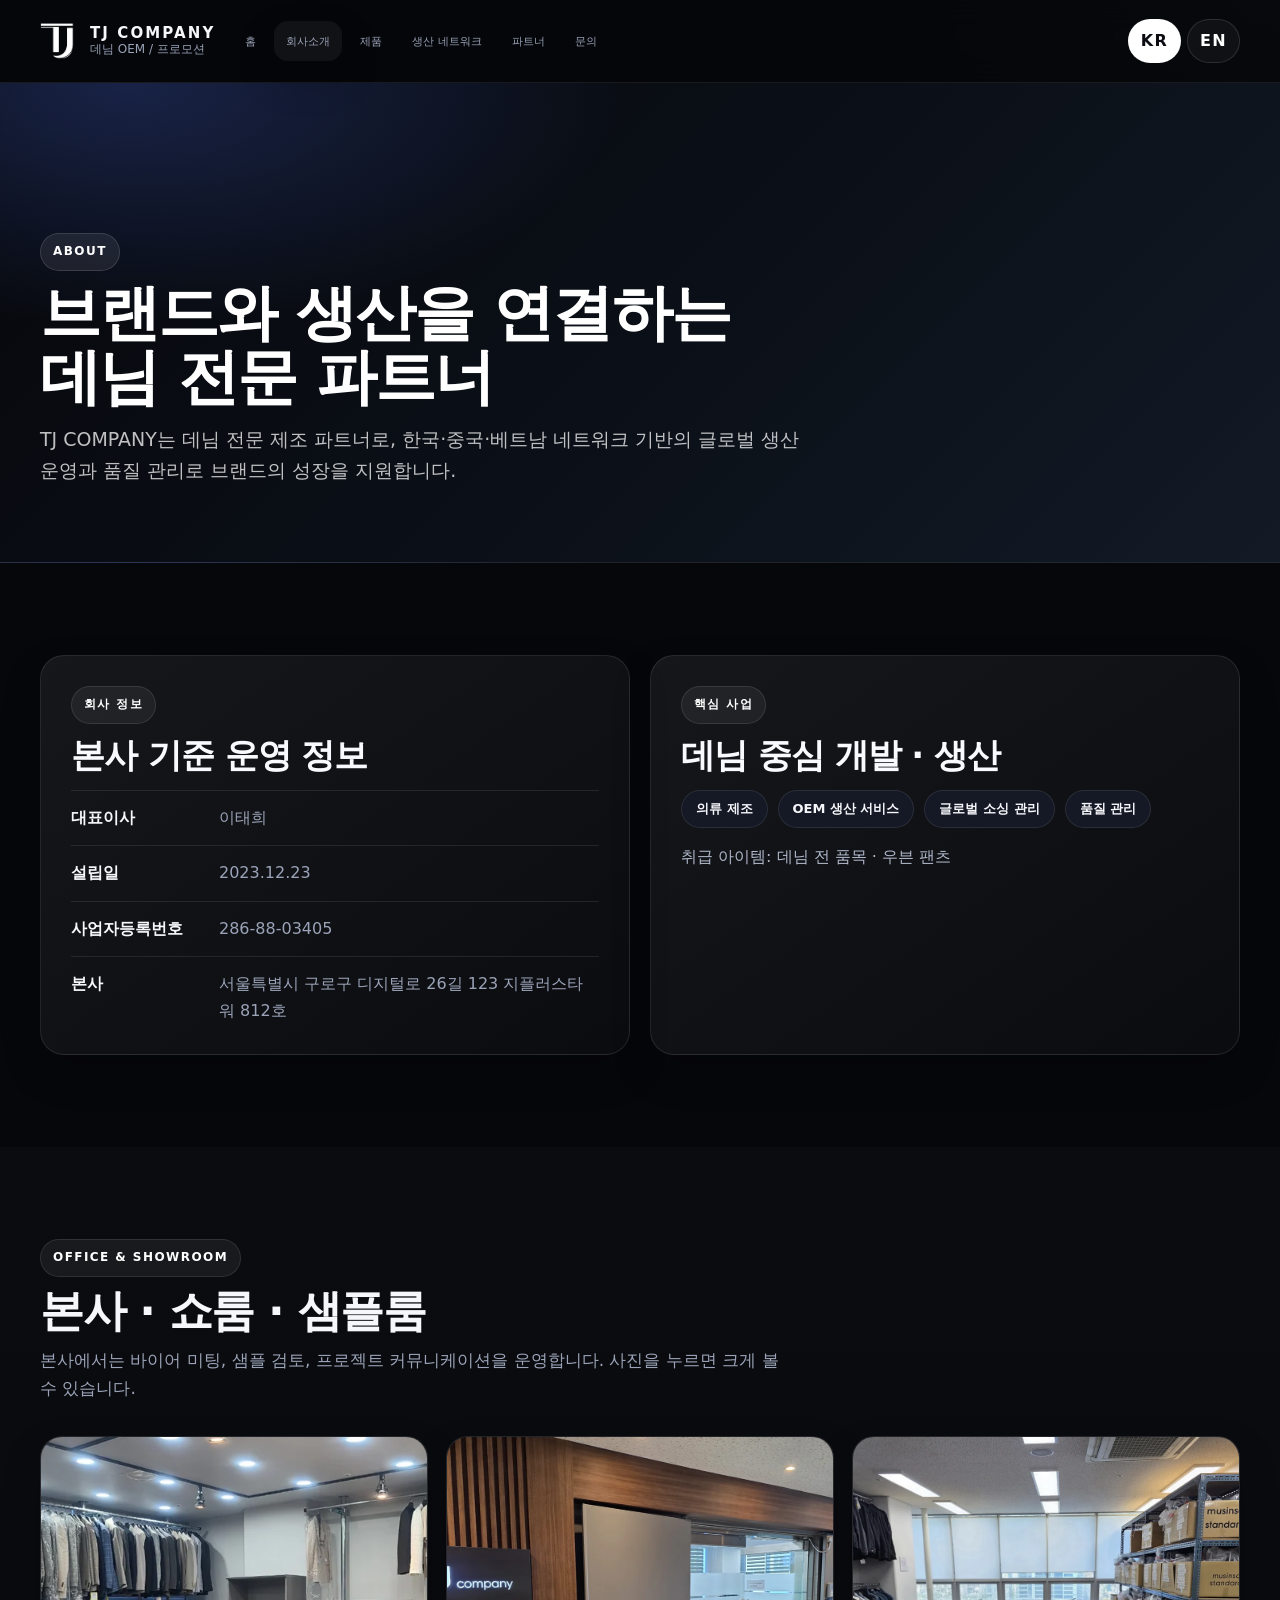
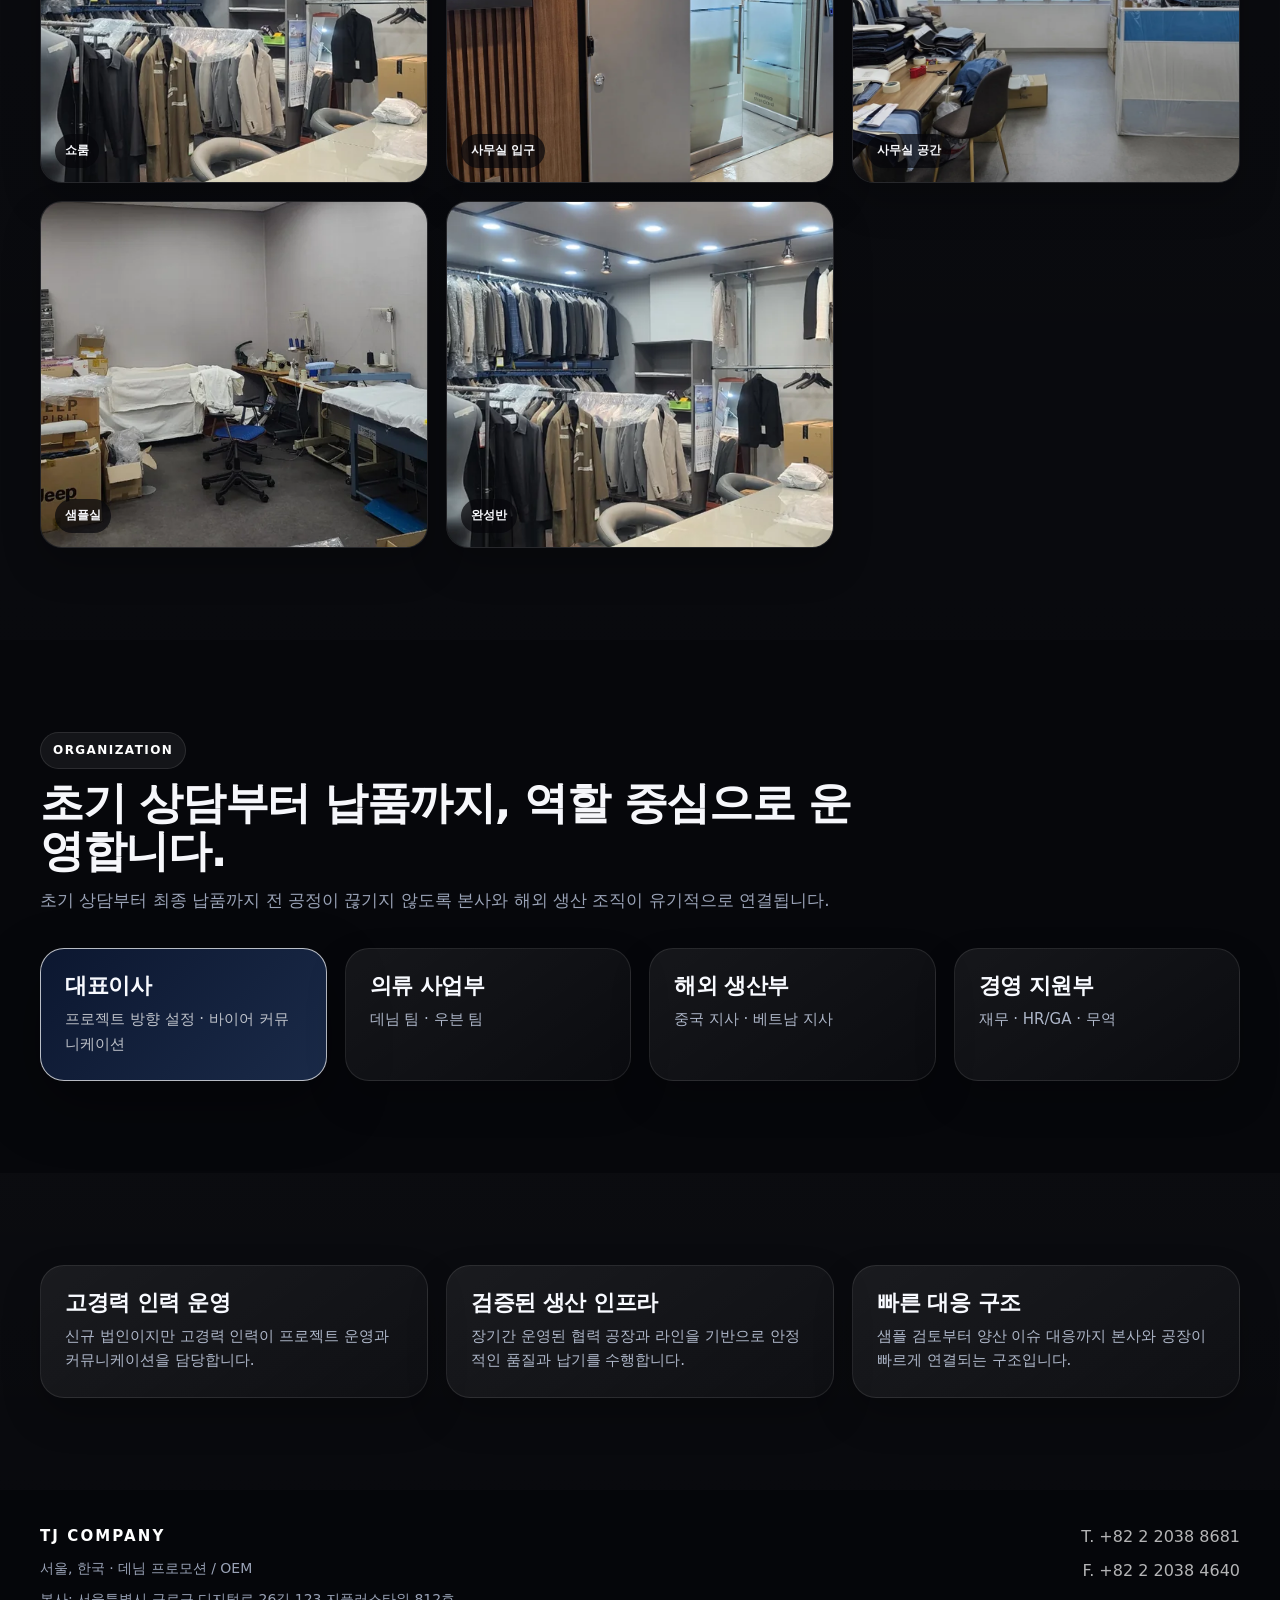
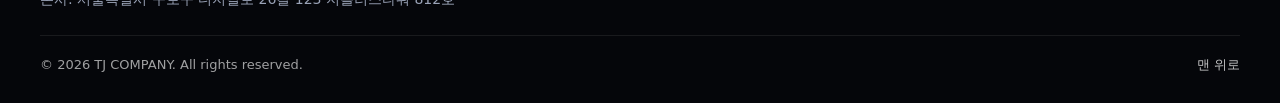
<file: about.html>
<!doctype html>
    <html lang="ko" data-lang="ko">
    <head>
      <meta charset="utf-8" />
      <meta name="viewport" content="width=device-width, initial-scale=1" />
      <title>About | TJ COMPANY</title>
      <meta name="description" content="TJ COMPANY의 회사 소개, 핵심 사업, 조직 구성, 본사·쇼룸 환경을 확인할 수 있습니다." />
      <meta name="keywords" content="TJ COMPANY,TJ Company,데님 OEM,데님 프로모션,의류 제조,글로벌 생산,베트남 생산,데님 생산,OEM manufacturer,denim manufacturer" />
      <meta name="author" content="TJ COMPANY" />
      <link rel="canonical" href="https://www.tjcompany.co.kr/about.html" />
      <meta name="theme-color" content="#06070b" />
      <link rel="icon" type="image/png" href="assets/img/favicon.png" />
      <script>
        (function() {
          try {
            var lang = localStorage.getItem('tj-lang') || 'ko';
            document.documentElement.setAttribute('data-lang', lang);
            document.documentElement.setAttribute('lang', lang === 'en' ? 'en' : 'ko');
          } catch (e) {
            document.documentElement.setAttribute('data-lang', 'ko');
            document.documentElement.setAttribute('lang', 'ko');
          }
        })();
      </script>
      <link rel="stylesheet" href="assets/css/style.css?v=20260922-3" />

      <meta property="og:site_name" content="TJ COMPANY" />
      <meta property="og:title" content="About | TJ COMPANY" />
      <meta property="og:description" content="TJ COMPANY의 회사 소개, 핵심 사업, 조직 구성, 본사·쇼룸 환경을 확인할 수 있습니다." />
      <meta property="og:type" content="website" />
      <meta property="og:url" content="https://www.tjcompany.co.kr/about.html" />
      <meta property="og:image" content="https://www.tjcompany.co.kr/assets/img/og-image.jpg" />
      <meta name="twitter:card" content="summary_large_image" />
      <meta name="twitter:title" content="About | TJ COMPANY" />
      <meta name="twitter:description" content="TJ COMPANY의 회사 소개, 핵심 사업, 조직 구성, 본사·쇼룸 환경을 확인할 수 있습니다." />
      <meta name="twitter:image" content="https://www.tjcompany.co.kr/assets/img/og-image.jpg" />

      <script type="application/ld+json">
    {
  "@context": "https://schema.org",
  "@type": "Organization",
  "name": "TJ COMPANY",
  "url": "https://www.tjcompany.co.kr/",
  "logo": "https://www.tjcompany.co.kr/assets/img/tj-logo.png",
  "telephone": "+82-2-2038-8681",
  "faxNumber": "+82-2-2038-4640",
  "address": {
    "@type": "PostalAddress",
    "streetAddress": "디지털로26길 123 지플러스타워 812호",
    "addressLocality": "구로구",
    "addressRegion": "서울특별시",
    "addressCountry": "KR"
  }
}
      </script>
    </head>
    <body>
<header class="siteHeader" id="top">
  <div class="container">
    <div class="navbar">
      <a class="brand" href="index.html" aria-label="TJ COMPANY home">
        <img src="assets/img/tj-logo.png" alt="TJ COMPANY logo" />
        <div class="brandText">
          <strong>TJ COMPANY</strong>
          <span><span class="i18n-ko">데님 OEM / 프로모션</span><span class="i18n-en">Denim OEM / Promotion</span></span>
        </div>
      </a>

      <nav class="nav" data-nav>
          <a href="index.html"><span class="nav-en">Home</span><span class="nav-ko">홈</span></a>
      <a href="about.html" class="active"><span class="nav-en">About</span><span class="nav-ko">회사소개</span></a>
      <a href="products.html"><span class="nav-en">Products</span><span class="nav-ko">제품</span></a>
      <a href="production.html"><span class="nav-en">Production</span><span class="nav-ko">생산 네트워크</span></a>
      <a href="partners.html"><span class="nav-en">Partners</span><span class="nav-ko">파트너</span></a>
      <a href="contact.html"><span class="nav-en">Contact</span><span class="nav-ko">문의</span></a>
      </nav>

      <div class="langSwitch">
        <button class="langBtn active" type="button" data-lang-btn="ko">KR</button>
        <button class="langBtn" type="button" data-lang-btn="en">EN</button>
      </div>
      <button class="menuBtn" type="button" data-menu-btn aria-label="Open menu">Menu</button>
    </div>

    <div class="mobileLang">
      <button class="langBtn active" type="button" data-lang-btn="ko">KR</button>
      <button class="langBtn" type="button" data-lang-btn="en">EN</button>
    </div>
    <div class="mobileNav" data-mobile-nav data-nav>
        <a href="index.html"><span class="nav-en">Home</span><span class="nav-ko">홈</span></a>
    <a href="about.html" class="active"><span class="nav-en">About</span><span class="nav-ko">회사소개</span></a>
    <a href="products.html"><span class="nav-en">Products</span><span class="nav-ko">제품</span></a>
    <a href="production.html"><span class="nav-en">Production</span><span class="nav-ko">생산 네트워크</span></a>
    <a href="partners.html"><span class="nav-en">Partners</span><span class="nav-ko">파트너</span></a>
    <a href="contact.html"><span class="nav-en">Contact</span><span class="nav-ko">문의</span></a>
    </div>
  </div>
</header>
<section class="pageHero darkHero">
  <div class="container">
    <span class="sectionLabel">ABOUT</span>
    <h1><span><span class="i18n-ko">브랜드와 생산을 연결하는<br>데님 전문 파트너</span><span class="i18n-en">A denim manufacturing partner<br>connecting brands and production.</span></span></h1>
    <p><span><span class="i18n-ko">TJ COMPANY는 데님 전문 제조 파트너로, 한국·중국·베트남 네트워크 기반의 글로벌 생산 운영과 품질 관리로 브랜드의 성장을 지원합니다.</span><span class="i18n-en">TJ COMPANY is a denim-focused manufacturing partner supporting brand growth through global production operation and quality control based on a Korea, China, and Vietnam network.</span></span></p>
  </div>
</section>
<section class="section">
  <div class="container">
    <div class="infoGrid">
      <article class="infoCard">
        <span class="cardLabel"><span><span class="i18n-ko">회사 정보</span><span class="i18n-en">Company info</span></span></span>
        <h2><span><span class="i18n-ko">본사 기준 운영 정보</span><span class="i18n-en">Head office information</span></span></h2>
        <dl class="infoList">
          <div>
            <dt><span><span class="i18n-ko">대표이사</span><span class="i18n-en">CEO</span></span></dt>
            <dd><span><span class="i18n-ko">이태희</span><span class="i18n-en">Taehee Lee</span></span></dd>
          </div>
          <div>
            <dt><span><span class="i18n-ko">설립일</span><span class="i18n-en">Established</span></span></dt>
            <dd>2023.12.23</dd>
          </div>
          <div>
            <dt><span><span class="i18n-ko">사업자등록번호</span><span class="i18n-en">Business registration</span></span></dt>
            <dd>286-88-03405</dd>
          </div>
          <div>
            <dt><span><span class="i18n-ko">본사</span><span class="i18n-en">Head office</span></span></dt>
            <dd><span><span class="i18n-ko">서울특별시 구로구 디지털로 26길 123 지플러스타워 812호</span><span class="i18n-en">812, Gplus Tower, 123 Digital-ro 26-gil, Guro-gu, Seoul</span></span></dd>
          </div>
        </dl>
      </article>

      <article class="infoCard">
        <span class="cardLabel"><span><span class="i18n-ko">핵심 사업</span><span class="i18n-en">Core business</span></span></span>
        <h2><span><span class="i18n-ko">데님 중심 개발 · 생산</span><span class="i18n-en">Denim-centered development & production</span></span></h2>
        <div class="pillRow">
          <span class="pill"><span><span class="i18n-ko">의류 제조</span><span class="i18n-en">Garment manufacturing</span></span></span>
          <span class="pill"><span><span class="i18n-ko">OEM 생산 서비스</span><span class="i18n-en">OEM production service</span></span></span>
          <span class="pill"><span><span class="i18n-ko">글로벌 소싱 관리</span><span class="i18n-en">Global sourcing control</span></span></span>
          <span class="pill"><span><span class="i18n-ko">품질 관리</span><span class="i18n-en">Quality control</span></span></span>
        </div>
        <p class="mutedBlock"><span><span class="i18n-ko">취급 아이템: 데님 전 품목 · 우븐 팬츠</span><span class="i18n-en">Handled items: Denim all items · Woven pants</span></span></p>
      </article>
    </div>
  </div>
</section>

<section class="section sectionMuted">
  <div class="container">
    <div class="sectionIntro compact">
      <span class="sectionLabel">OFFICE &amp; SHOWROOM</span>
      <h2><span><span class="i18n-ko">본사 · 쇼룸 · 샘플룸</span><span class="i18n-en">Head office · showroom · sample room</span></span></h2>
      <p><span><span class="i18n-ko">본사에서는 바이어 미팅, 샘플 검토, 프로젝트 커뮤니케이션을 운영합니다. 사진을 누르면 크게 볼 수 있습니다.</span><span class="i18n-en">The Seoul head office is used for buyer meetings, sample review, and project communication. Click any photo to view it larger.</span></span></p>
    </div>

    <div class="officeGrid">
      <article class="officeThumb">
  <button type="button" data-open-lightbox data-src="assets/img/office/showroom.webp" data-title-ko="쇼룸" data-title-en="Showroom">
    <img src="assets/img/office/showroom.webp" alt="Showroom" loading="lazy" decoding="async" />
    <span class="cap"><span><span class="i18n-ko">쇼룸</span><span class="i18n-en">Showroom</span></span></span>
  </button>
</article>

      <article class="officeThumb">
  <button type="button" data-open-lightbox data-src="assets/img/office/entrance.webp" data-title-ko="사무실 입구" data-title-en="Entrance">
    <img src="assets/img/office/entrance.webp" alt="Entrance" loading="lazy" decoding="async" />
    <span class="cap"><span><span class="i18n-ko">사무실 입구</span><span class="i18n-en">Entrance</span></span></span>
  </button>
</article>

      <article class="officeThumb">
  <button type="button" data-open-lightbox data-src="assets/img/office/office_space.webp" data-title-ko="사무실 공간" data-title-en="Office space">
    <img src="assets/img/office/office_space.webp" alt="Office space" loading="lazy" decoding="async" />
    <span class="cap"><span><span class="i18n-ko">사무실 공간</span><span class="i18n-en">Office space</span></span></span>
  </button>
</article>

      <article class="officeThumb">
  <button type="button" data-open-lightbox data-src="assets/img/office/sample_room.webp" data-title-ko="샘플실" data-title-en="Sample room">
    <img src="assets/img/office/sample_room.webp" alt="Sample room" loading="lazy" decoding="async" />
    <span class="cap"><span><span class="i18n-ko">샘플실</span><span class="i18n-en">Sample room</span></span></span>
  </button>
</article>

      <article class="officeThumb">
  <button type="button" data-open-lightbox data-src="assets/img/office/finishing_room.webp" data-title-ko="완성반" data-title-en="Finishing room">
    <img src="assets/img/office/finishing_room.webp" alt="Finishing room" loading="lazy" decoding="async" />
    <span class="cap"><span><span class="i18n-ko">완성반</span><span class="i18n-en">Finishing room</span></span></span>
  </button>
</article>

    </div>
  </div>
</section>

<section class="section">
  <div class="container">
    <div class="sectionIntro">
      <span class="sectionLabel">ORGANIZATION</span>
      <h2><span><span class="i18n-ko">초기 상담부터 납품까지, 역할 중심으로 운영합니다.</span><span class="i18n-en">Role-based operation from first meeting to final delivery.</span></span></h2>
      <p><span><span class="i18n-ko">초기 상담부터 최종 납품까지 전 공정이 끊기지 않도록 본사와 해외 생산 조직이 유기적으로 연결됩니다.</span><span class="i18n-en">The head office and overseas production organization are linked closely so the full process stays connected from first consultation to final delivery.</span></span></p>
    </div>

    <div class="orgGrid">
      <article class="orgCard featured">
        <h3><span><span class="i18n-ko">대표이사</span><span class="i18n-en">CEO</span></span></h3>
        <p><span><span class="i18n-ko">프로젝트 방향 설정 · 바이어 커뮤니케이션</span><span class="i18n-en">Project direction · Client communication</span></span></p>
      </article>
      <article class="orgCard">
        <h3><span><span class="i18n-ko">의류 사업부</span><span class="i18n-en">Apparel division</span></span></h3>
        <p><span><span class="i18n-ko">데님 팀 · 우븐 팀</span><span class="i18n-en">Denim team · Woven team</span></span></p>
      </article>
      <article class="orgCard">
        <h3><span><span class="i18n-ko">해외 생산부</span><span class="i18n-en">Overseas production</span></span></h3>
        <p><span><span class="i18n-ko">중국 지사 · 베트남 지사</span><span class="i18n-en">China branch · Vietnam branch</span></span></p>
      </article>
      <article class="orgCard">
        <h3><span><span class="i18n-ko">경영 지원부</span><span class="i18n-en">Management support</span></span></h3>
        <p><span><span class="i18n-ko">재무 · HR/GA · 무역</span><span class="i18n-en">Finance · HR/GA · Trade</span></span></p>
      </article>
    </div>
  </div>
</section>

<section class="section sectionMuted">
  <div class="container">
    <div class="overviewGrid">
      <article class="featureCard">
        <h3><span><span class="i18n-ko">고경력 인력 운영</span><span class="i18n-en">Experienced team</span></span></h3>
        <p><span><span class="i18n-ko">신규 법인이지만 고경력 인력이 프로젝트 운영과 커뮤니케이션을 담당합니다.</span><span class="i18n-en">Although the company is newly established, experienced professionals lead project operation and communication.</span></span></p>
      </article>
      <article class="featureCard">
        <h3><span><span class="i18n-ko">검증된 생산 인프라</span><span class="i18n-en">Proven production infrastructure</span></span></h3>
        <p><span><span class="i18n-ko">장기간 운영된 협력 공장과 라인을 기반으로 안정적인 품질과 납기를 수행합니다.</span><span class="i18n-en">Stable quality and delivery are supported by long-operated partner factories and production lines.</span></span></p>
      </article>
      <article class="featureCard">
        <h3><span><span class="i18n-ko">빠른 대응 구조</span><span class="i18n-en">Responsive workflow</span></span></h3>
        <p><span><span class="i18n-ko">샘플 검토부터 양산 이슈 대응까지 본사와 공장이 빠르게 연결되는 구조입니다.</span><span class="i18n-en">From sample review to bulk-production issue handling, the head office and factories stay tightly connected.</span></span></p>
      </article>
    </div>
  </div>
</section>
<footer class="siteFooter">
  <div class="container">
    <div class="footerTop">
      <div>
        <div class="footerBrand">TJ COMPANY</div>
        <p class="footerText"><span><span class="i18n-ko">서울, 한국 · 데님 프로모션 / OEM</span><span class="i18n-en">Seoul, Korea · Denim Promotion / OEM</span></span></p>
        <p class="footerText"><span><span class="i18n-ko">본사: 서울특별시 구로구 디지털로 26길 123 지플러스타워 812호</span><span class="i18n-en">Head office: 812, Gplus Tower, 123 Digital-ro 26-gil, Guro-gu, Seoul</span></span></p>
      </div>

      <div class="footerMeta">
        <a href="tel:+82220388681">T. +82 2 2038 8681</a>
        <span>F. +82 2 2038 4640</span>
      </div>
    </div>

    <div class="footerBottom">
      <span>© <span id="year"></span> TJ COMPANY. All rights reserved.</span>
      <a href="#top"><span><span class="i18n-ko">맨 위로</span><span class="i18n-en">Back to top</span></span></a>
    </div>
  </div>
</footer>

<div class="lightbox" data-lightbox aria-hidden="true">
  <button class="lightboxClose" type="button" data-lightbox-close aria-label="Close image">×</button>
  <figure class="lightboxFrame">
    <img data-lightbox-img alt="" />
    <figcaption data-lightbox-title></figcaption>
  </figure>
</div>

<script src="assets/js/main.js?v=20260922-2"></script>
</body>
</html>
</file>
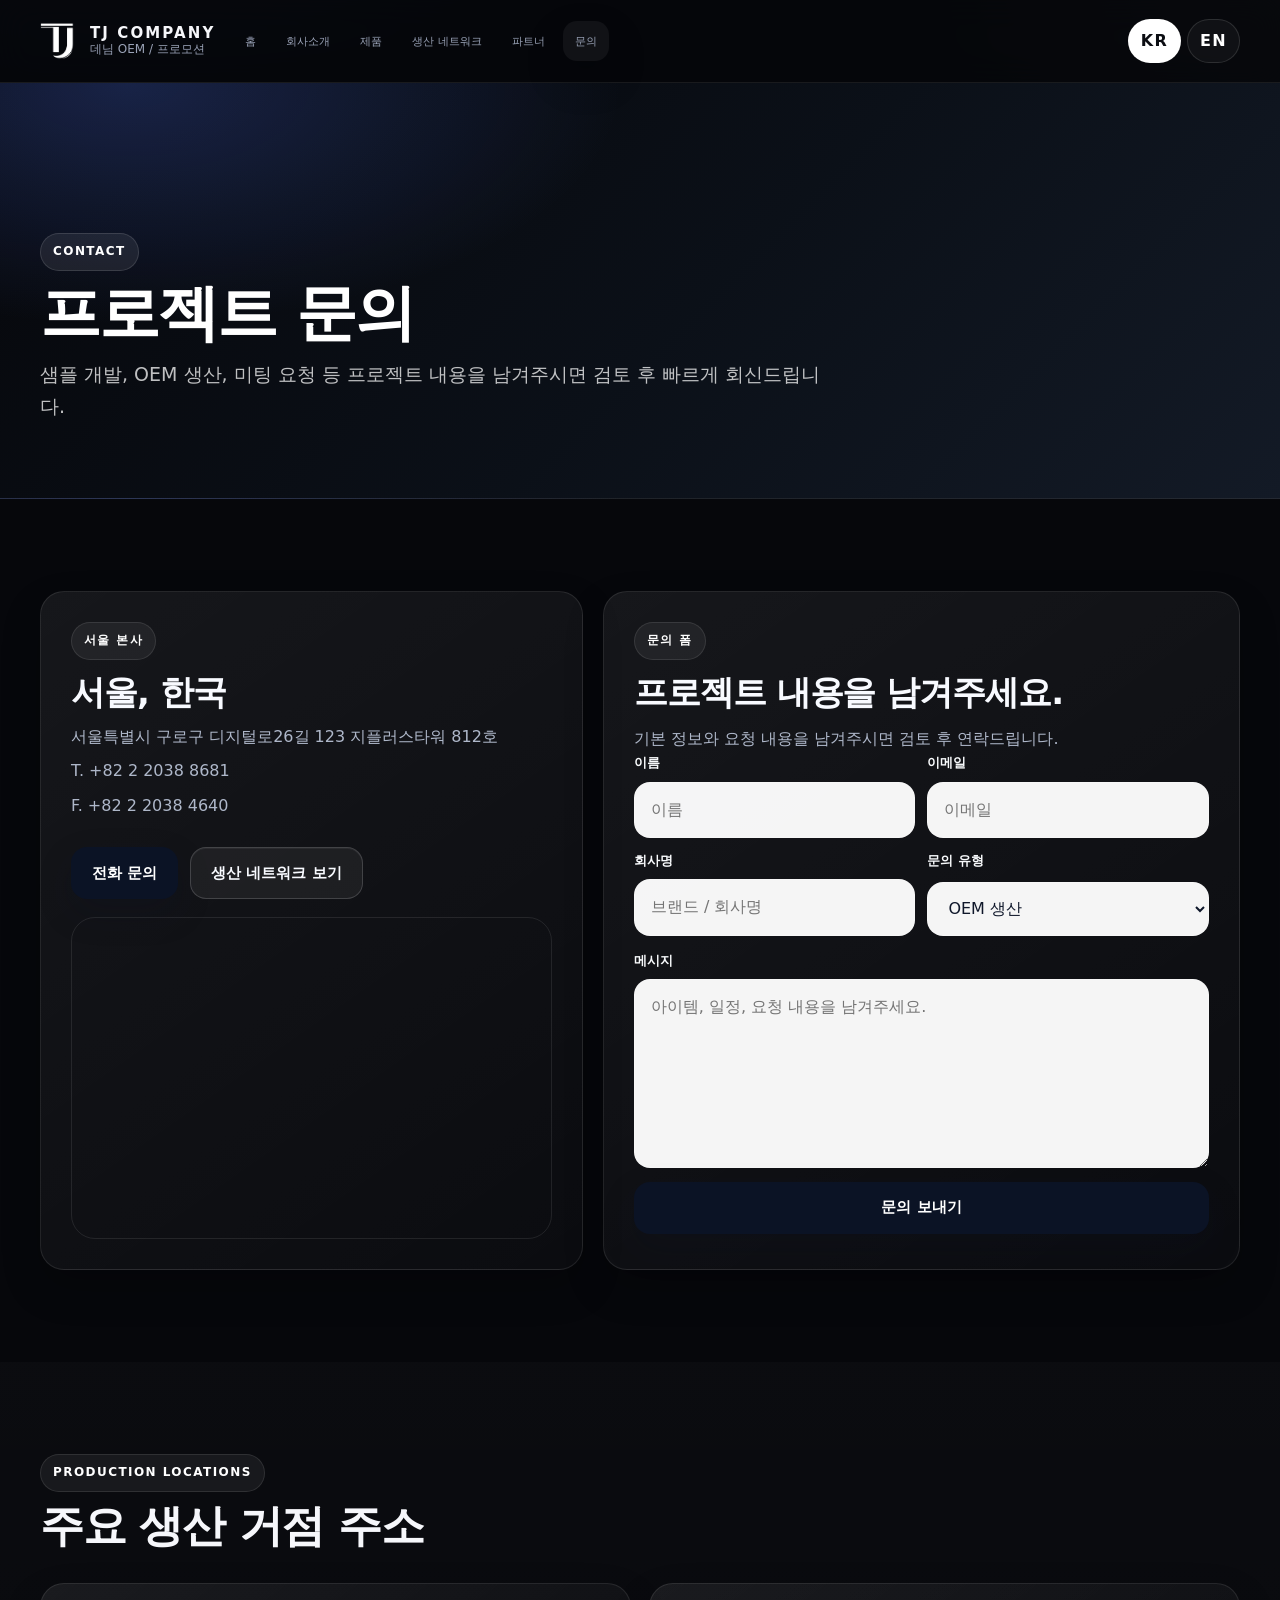
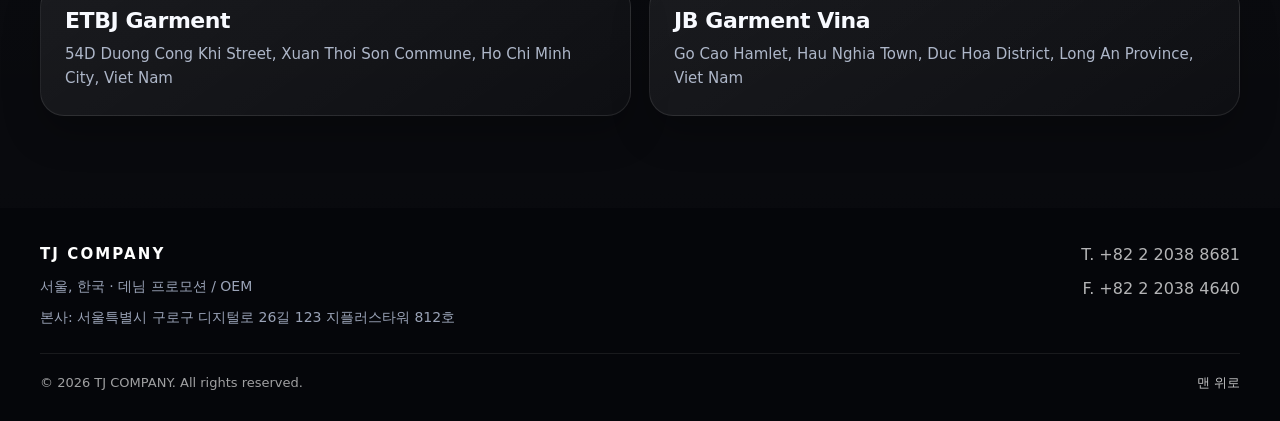
<file: contact.html>
<!doctype html>
    <html lang="ko" data-lang="ko">
    <head>
      <meta charset="utf-8" />
      <meta name="viewport" content="width=device-width, initial-scale=1" />
      <title>Contact | TJ COMPANY</title>
      <meta name="description" content="TJ COMPANY 서울 본사 연락처, 문의 양식, 지도 및 생산 거점 정보를 확인할 수 있습니다." />
      <meta name="keywords" content="TJ COMPANY,TJ Company,데님 OEM,데님 프로모션,의류 제조,글로벌 생산,베트남 생산,데님 생산,OEM manufacturer,denim manufacturer" />
      <meta name="author" content="TJ COMPANY" />
      <link rel="canonical" href="https://www.tjcompany.co.kr/contact.html" />
      <meta name="theme-color" content="#06070b" />
      <link rel="icon" type="image/png" href="assets/img/favicon.png" />
      <script>
        (function() {
          try {
            var lang = localStorage.getItem('tj-lang') || 'ko';
            document.documentElement.setAttribute('data-lang', lang);
            document.documentElement.setAttribute('lang', lang === 'en' ? 'en' : 'ko');
          } catch (e) {
            document.documentElement.setAttribute('data-lang', 'ko');
            document.documentElement.setAttribute('lang', 'ko');
          }
        })();
      </script>
      <link rel="stylesheet" href="assets/css/style.css?v=20260922-3" />

      <meta property="og:site_name" content="TJ COMPANY" />
      <meta property="og:title" content="Contact | TJ COMPANY" />
      <meta property="og:description" content="TJ COMPANY 서울 본사 연락처, 문의 양식, 지도 및 생산 거점 정보를 확인할 수 있습니다." />
      <meta property="og:type" content="website" />
      <meta property="og:url" content="https://www.tjcompany.co.kr/contact.html" />
      <meta property="og:image" content="https://www.tjcompany.co.kr/assets/img/og-image.jpg" />
      <meta name="twitter:card" content="summary_large_image" />
      <meta name="twitter:title" content="Contact | TJ COMPANY" />
      <meta name="twitter:description" content="TJ COMPANY 서울 본사 연락처, 문의 양식, 지도 및 생산 거점 정보를 확인할 수 있습니다." />
      <meta name="twitter:image" content="https://www.tjcompany.co.kr/assets/img/og-image.jpg" />

      <script type="application/ld+json">
    {
  "@context": "https://schema.org",
  "@type": "Organization",
  "name": "TJ COMPANY",
  "url": "https://www.tjcompany.co.kr/",
  "logo": "https://www.tjcompany.co.kr/assets/img/tj-logo.png",
  "telephone": "+82-2-2038-8681",
  "faxNumber": "+82-2-2038-4640",
  "address": {
    "@type": "PostalAddress",
    "streetAddress": "디지털로26길 123 지플러스타워 812호",
    "addressLocality": "구로구",
    "addressRegion": "서울특별시",
    "addressCountry": "KR"
  }
}
      </script>
    </head>
    <body>
<header class="siteHeader" id="top">
  <div class="container">
    <div class="navbar">
      <a class="brand" href="index.html" aria-label="TJ COMPANY home">
        <img src="assets/img/tj-logo.png" alt="TJ COMPANY logo" />
        <div class="brandText">
          <strong>TJ COMPANY</strong>
          <span><span class="i18n-ko">데님 OEM / 프로모션</span><span class="i18n-en">Denim OEM / Promotion</span></span>
        </div>
      </a>

      <nav class="nav" data-nav>
          <a href="index.html"><span class="nav-en">Home</span><span class="nav-ko">홈</span></a>
      <a href="about.html"><span class="nav-en">About</span><span class="nav-ko">회사소개</span></a>
      <a href="products.html"><span class="nav-en">Products</span><span class="nav-ko">제품</span></a>
      <a href="production.html"><span class="nav-en">Production</span><span class="nav-ko">생산 네트워크</span></a>
      <a href="partners.html"><span class="nav-en">Partners</span><span class="nav-ko">파트너</span></a>
      <a href="contact.html" class="active"><span class="nav-en">Contact</span><span class="nav-ko">문의</span></a>
      </nav>

      <div class="langSwitch">
        <button class="langBtn active" type="button" data-lang-btn="ko">KR</button>
        <button class="langBtn" type="button" data-lang-btn="en">EN</button>
      </div>
      <button class="menuBtn" type="button" data-menu-btn aria-label="Open menu">Menu</button>
    </div>

    <div class="mobileLang">
      <button class="langBtn active" type="button" data-lang-btn="ko">KR</button>
      <button class="langBtn" type="button" data-lang-btn="en">EN</button>
    </div>
    <div class="mobileNav" data-mobile-nav data-nav>
        <a href="index.html"><span class="nav-en">Home</span><span class="nav-ko">홈</span></a>
    <a href="about.html"><span class="nav-en">About</span><span class="nav-ko">회사소개</span></a>
    <a href="products.html"><span class="nav-en">Products</span><span class="nav-ko">제품</span></a>
    <a href="production.html"><span class="nav-en">Production</span><span class="nav-ko">생산 네트워크</span></a>
    <a href="partners.html"><span class="nav-en">Partners</span><span class="nav-ko">파트너</span></a>
    <a href="contact.html" class="active"><span class="nav-en">Contact</span><span class="nav-ko">문의</span></a>
    </div>
  </div>
</header>
<section class="pageHero darkHero">
  <div class="container">
    <span class="sectionLabel">CONTACT</span>
    <h1><span><span class="i18n-ko">프로젝트 문의</span><span class="i18n-en">Project inquiry</span></span></h1>
    <p><span><span class="i18n-ko">샘플 개발, OEM 생산, 미팅 요청 등 프로젝트 내용을 남겨주시면 검토 후 빠르게 회신드립니다.</span><span class="i18n-en">Leave details about sample development, OEM production, meeting requests, or other project needs and we will review them promptly.</span></span></p>
  </div>
</section>
<section class="section">
  <div class="container contactLayout">
    <article class="contactCard">
      <span class="cardLabel"><span><span class="i18n-ko">서울 본사</span><span class="i18n-en">Head office</span></span></span>
      <h2><span><span class="i18n-ko">서울, 한국</span><span class="i18n-en">Seoul, Korea</span></span></h2>
      <div class="contactInfo">
        <p><span><span class="i18n-ko">서울특별시 구로구 디지털로26길 123 지플러스타워 812호</span><span class="i18n-en">812, Gplus Tower, 123 Digital-ro 26-gil, Guro-gu, Seoul</span></span></p>
        <p><a href="tel:+82220388681">T. +82 2 2038 8681</a></p>
        <p>F. +82 2 2038 4640</p>
      </div>

      <div class="buttonRow">
        <a class="btn btnDark" href="tel:+82220388681"><span><span class="i18n-ko">전화 문의</span><span class="i18n-en">Call head office</span></span></a>
        <a class="btn btnGhostDark" href="production.html"><span><span class="i18n-ko">생산 네트워크 보기</span><span class="i18n-en">See production</span></span></a>
      </div>

      <div class="mapWrap">
        <iframe
          title="TJ COMPANY HQ map"
          src="https://www.google.com/maps?q=%EC%84%9C%EC%9A%B8%ED%8A%B9%EB%B3%84%EC%8B%9C%20%EA%B5%AC%EB%A1%9C%EA%B5%AC%20%EB%94%94%EC%A7%80%ED%84%B8%EB%A1%9C26%EA%B8%B8%20123%20%EC%A7%80%ED%94%8C%EB%9F%AC%EC%8A%A4%ED%83%80%EC%9B%8C%20812%ED%98%B8&output=embed"
          loading="lazy"
          referrerpolicy="no-referrer-when-downgrade">
        </iframe>
      </div>
    </article>

    <article class="contactCard">
      <span class="cardLabel"><span><span class="i18n-ko">문의 폼</span><span class="i18n-en">Inquiry form</span></span></span>
      <h2><span><span class="i18n-ko">프로젝트 내용을 남겨주세요.</span><span class="i18n-en">Tell us about your project.</span></span></h2>
      <p class="mutedBlock"><span><span class="i18n-ko">기본 정보와 요청 내용을 남겨주시면 검토 후 연락드립니다.</span><span class="i18n-en">Leave your basic information and project request, and we will get back to you after review.</span></span></p>

      <form class="inquiryForm" action="https://formspree.io/f/YOUR_FORM_ID" method="POST">
        <div class="formGrid">
          <label>
            <span><span><span class="i18n-ko">이름</span><span class="i18n-en">Name</span></span></span>
            <input name="name" type="text" required
                   placeholder="이름"
                   data-placeholder-ko="이름"
                   data-placeholder-en="Name" />
          </label>
          <label>
            <span><span><span class="i18n-ko">이메일</span><span class="i18n-en">Email</span></span></span>
            <input name="email" type="email" required
                   placeholder="이메일"
                   data-placeholder-ko="이메일"
                   data-placeholder-en="Email" />
          </label>
          <label>
            <span><span><span class="i18n-ko">회사명</span><span class="i18n-en">Company</span></span></span>
            <input name="brand" type="text"
                   placeholder="브랜드 / 회사명"
                   data-placeholder-ko="브랜드 / 회사명"
                   data-placeholder-en="Brand / Company" />
          </label>
          <label>
            <span><span><span class="i18n-ko">문의 유형</span><span class="i18n-en">Inquiry type</span></span></span>
            <select name="type">
              <option value="OEM Production" data-text-ko="OEM 생산" data-text-en="OEM Production">OEM 생산</option>
              <option value="Sample Development" data-text-ko="샘플 개발" data-text-en="Sample Development">샘플 개발</option>
              <option value="Meeting Request" data-text-ko="미팅 요청" data-text-en="Meeting Request">미팅 요청</option>
              <option value="Other" data-text-ko="기타" data-text-en="Other">기타</option>
            </select>
          </label>
        </div>

        <label>
          <span><span><span class="i18n-ko">메시지</span><span class="i18n-en">Message</span></span></span>
          <textarea name="message" rows="6" required
                    placeholder="아이템, 일정, 요청 내용을 남겨주세요."
                    data-placeholder-ko="아이템, 일정, 요청 내용을 남겨주세요."
                    data-placeholder-en="Tell us about your item, timeline, and request."></textarea>
        </label>

        <button class="btn btnDark" type="submit"><span><span class="i18n-ko">문의 보내기</span><span class="i18n-en">Send inquiry</span></span></button>
      </form>
    </article>
  </div>
</section>

<section class="section sectionMuted">
  <div class="container">
    <div class="sectionIntro compact">
      <span class="sectionLabel">PRODUCTION LOCATIONS</span>
      <h2><span><span class="i18n-ko">주요 생산 거점 주소</span><span class="i18n-en">Manufacturing addresses</span></span></h2>
    </div>

    <div class="overviewGrid productionLocationGrid">
      <article class="featureCard">
        <h3>ETBJ Garment</h3>
        <p>54D Duong Cong Khi Street, Xuan Thoi Son Commune, Ho Chi Minh City, Viet Nam</p>
      </article>
      <article class="featureCard">
        <h3>JB Garment Vina</h3>
        <p>Go Cao Hamlet, Hau Nghia Town, Duc Hoa District, Long An Province, Viet Nam</p>
      </article>
    </div>
  </div>
</section>
<footer class="siteFooter">
  <div class="container">
    <div class="footerTop">
      <div>
        <div class="footerBrand">TJ COMPANY</div>
        <p class="footerText"><span><span class="i18n-ko">서울, 한국 · 데님 프로모션 / OEM</span><span class="i18n-en">Seoul, Korea · Denim Promotion / OEM</span></span></p>
        <p class="footerText"><span><span class="i18n-ko">본사: 서울특별시 구로구 디지털로 26길 123 지플러스타워 812호</span><span class="i18n-en">Head office: 812, Gplus Tower, 123 Digital-ro 26-gil, Guro-gu, Seoul</span></span></p>
      </div>

      <div class="footerMeta">
        <a href="tel:+82220388681">T. +82 2 2038 8681</a>
        <span>F. +82 2 2038 4640</span>
      </div>
    </div>

    <div class="footerBottom">
      <span>© <span id="year"></span> TJ COMPANY. All rights reserved.</span>
      <a href="#top"><span><span class="i18n-ko">맨 위로</span><span class="i18n-en">Back to top</span></span></a>
    </div>
  </div>
</footer>

<div class="lightbox" data-lightbox aria-hidden="true">
  <button class="lightboxClose" type="button" data-lightbox-close aria-label="Close image">×</button>
  <figure class="lightboxFrame">
    <img data-lightbox-img alt="" />
    <figcaption data-lightbox-title></figcaption>
  </figure>
</div>

<script src="assets/js/main.js?v=20260922-2"></script>
</body>
</html>
</file>
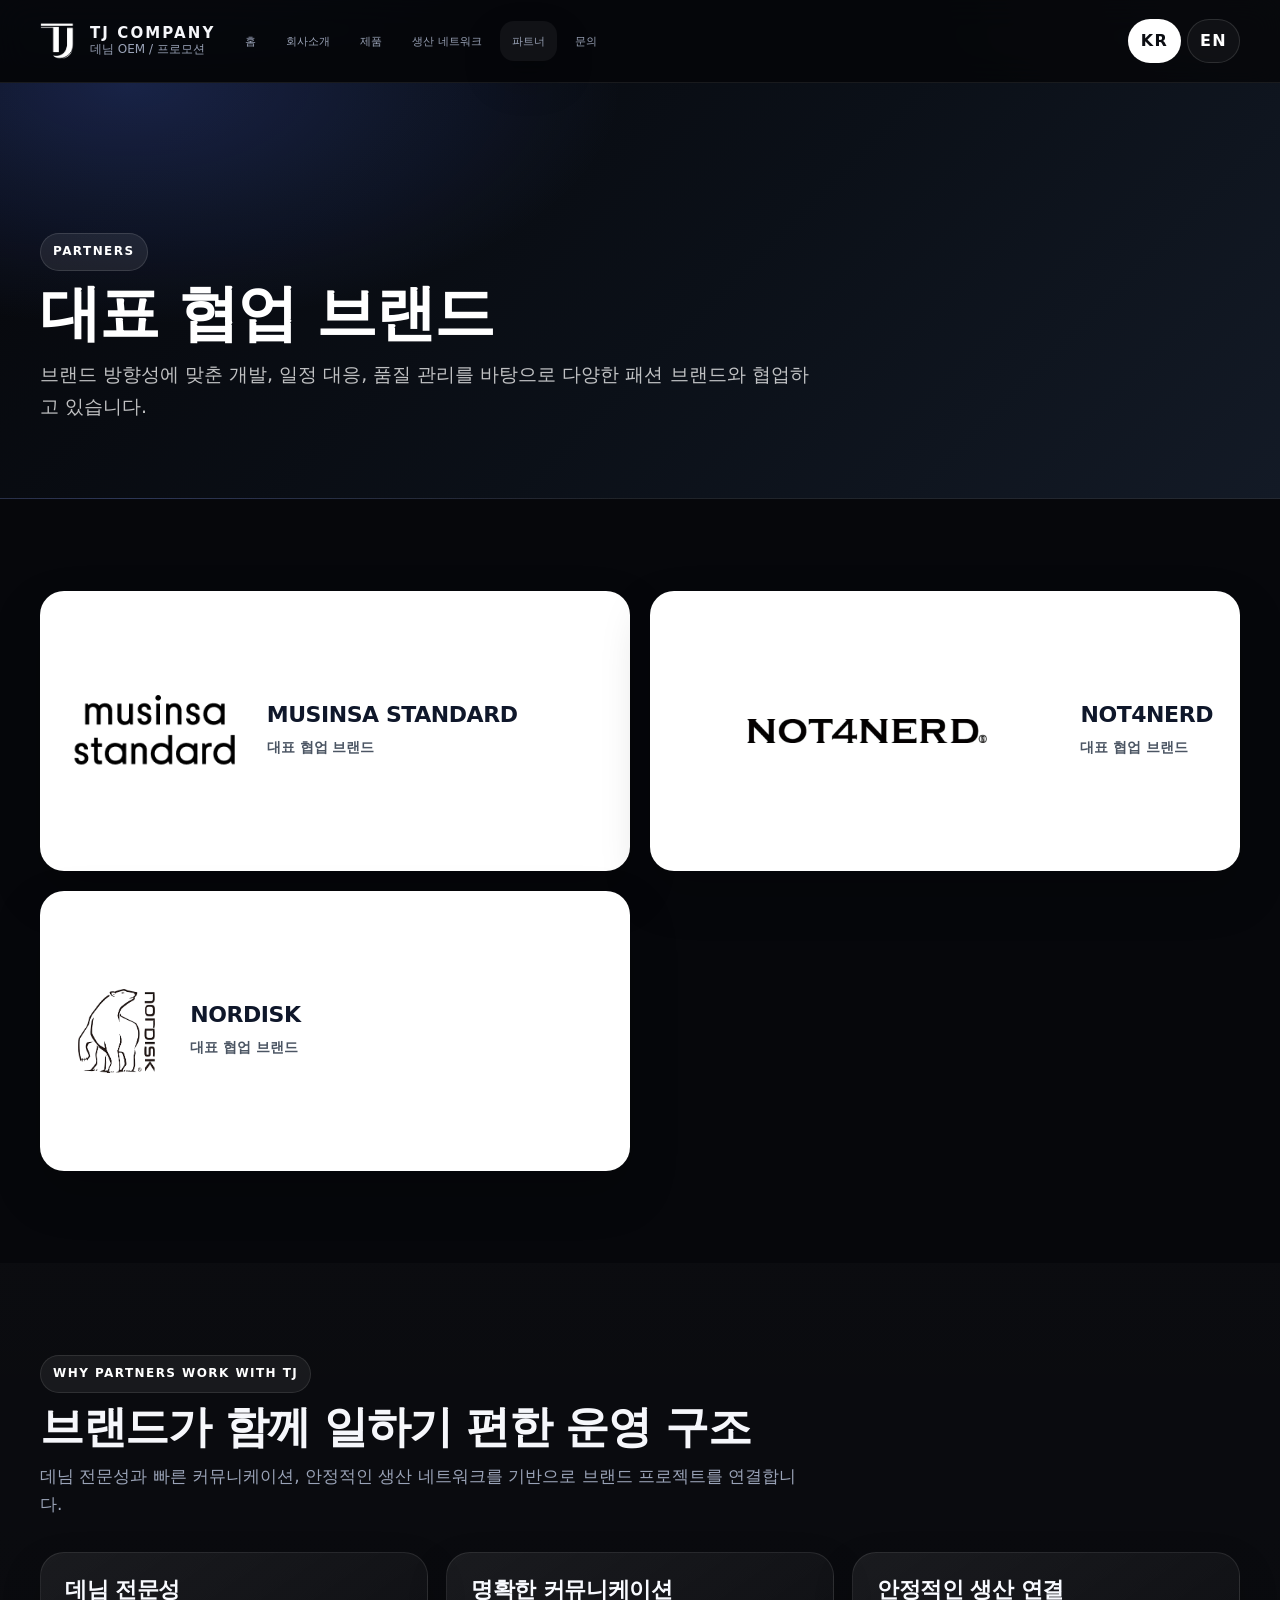
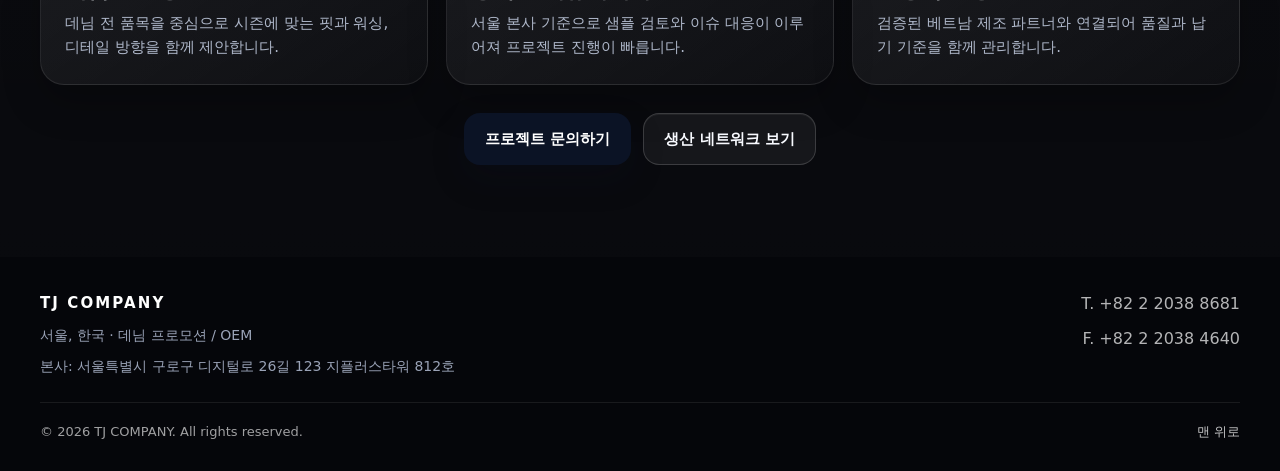
<file: partners.html>
<!doctype html>
    <html lang="ko" data-lang="ko">
    <head>
      <meta charset="utf-8" />
      <meta name="viewport" content="width=device-width, initial-scale=1" />
      <title>Partners | TJ COMPANY</title>
      <meta name="description" content="TJ COMPANY의 대표 협업 브랜드와 파트너십 강점을 확인할 수 있습니다." />
      <meta name="keywords" content="TJ COMPANY,TJ Company,데님 OEM,데님 프로모션,의류 제조,글로벌 생산,베트남 생산,데님 생산,OEM manufacturer,denim manufacturer" />
      <meta name="author" content="TJ COMPANY" />
      <link rel="canonical" href="https://www.tjcompany.co.kr/partners.html" />
      <meta name="theme-color" content="#06070b" />
      <link rel="icon" type="image/png" href="assets/img/favicon.png" />
      <script>
        (function() {
          try {
            var lang = localStorage.getItem('tj-lang') || 'ko';
            document.documentElement.setAttribute('data-lang', lang);
            document.documentElement.setAttribute('lang', lang === 'en' ? 'en' : 'ko');
          } catch (e) {
            document.documentElement.setAttribute('data-lang', 'ko');
            document.documentElement.setAttribute('lang', 'ko');
          }
        })();
      </script>
      <link rel="stylesheet" href="assets/css/style.css?v=20260922-3" />

      <meta property="og:site_name" content="TJ COMPANY" />
      <meta property="og:title" content="Partners | TJ COMPANY" />
      <meta property="og:description" content="TJ COMPANY의 대표 협업 브랜드와 파트너십 강점을 확인할 수 있습니다." />
      <meta property="og:type" content="website" />
      <meta property="og:url" content="https://www.tjcompany.co.kr/partners.html" />
      <meta property="og:image" content="https://www.tjcompany.co.kr/assets/img/og-image.jpg" />
      <meta name="twitter:card" content="summary_large_image" />
      <meta name="twitter:title" content="Partners | TJ COMPANY" />
      <meta name="twitter:description" content="TJ COMPANY의 대표 협업 브랜드와 파트너십 강점을 확인할 수 있습니다." />
      <meta name="twitter:image" content="https://www.tjcompany.co.kr/assets/img/og-image.jpg" />

      <script type="application/ld+json">
    {
  "@context": "https://schema.org",
  "@type": "Organization",
  "name": "TJ COMPANY",
  "url": "https://www.tjcompany.co.kr/",
  "logo": "https://www.tjcompany.co.kr/assets/img/tj-logo.png",
  "telephone": "+82-2-2038-8681",
  "faxNumber": "+82-2-2038-4640",
  "address": {
    "@type": "PostalAddress",
    "streetAddress": "디지털로26길 123 지플러스타워 812호",
    "addressLocality": "구로구",
    "addressRegion": "서울특별시",
    "addressCountry": "KR"
  }
}
      </script>
    </head>
    <body>
<header class="siteHeader" id="top">
  <div class="container">
    <div class="navbar">
      <a class="brand" href="index.html" aria-label="TJ COMPANY home">
        <img src="assets/img/tj-logo.png" alt="TJ COMPANY logo" />
        <div class="brandText">
          <strong>TJ COMPANY</strong>
          <span><span class="i18n-ko">데님 OEM / 프로모션</span><span class="i18n-en">Denim OEM / Promotion</span></span>
        </div>
      </a>

      <nav class="nav" data-nav>
          <a href="index.html"><span class="nav-en">Home</span><span class="nav-ko">홈</span></a>
      <a href="about.html"><span class="nav-en">About</span><span class="nav-ko">회사소개</span></a>
      <a href="products.html"><span class="nav-en">Products</span><span class="nav-ko">제품</span></a>
      <a href="production.html"><span class="nav-en">Production</span><span class="nav-ko">생산 네트워크</span></a>
      <a href="partners.html" class="active"><span class="nav-en">Partners</span><span class="nav-ko">파트너</span></a>
      <a href="contact.html"><span class="nav-en">Contact</span><span class="nav-ko">문의</span></a>
      </nav>

      <div class="langSwitch">
        <button class="langBtn active" type="button" data-lang-btn="ko">KR</button>
        <button class="langBtn" type="button" data-lang-btn="en">EN</button>
      </div>
      <button class="menuBtn" type="button" data-menu-btn aria-label="Open menu">Menu</button>
    </div>

    <div class="mobileLang">
      <button class="langBtn active" type="button" data-lang-btn="ko">KR</button>
      <button class="langBtn" type="button" data-lang-btn="en">EN</button>
    </div>
    <div class="mobileNav" data-mobile-nav data-nav>
        <a href="index.html"><span class="nav-en">Home</span><span class="nav-ko">홈</span></a>
    <a href="about.html"><span class="nav-en">About</span><span class="nav-ko">회사소개</span></a>
    <a href="products.html"><span class="nav-en">Products</span><span class="nav-ko">제품</span></a>
    <a href="production.html"><span class="nav-en">Production</span><span class="nav-ko">생산 네트워크</span></a>
    <a href="partners.html" class="active"><span class="nav-en">Partners</span><span class="nav-ko">파트너</span></a>
    <a href="contact.html"><span class="nav-en">Contact</span><span class="nav-ko">문의</span></a>
    </div>
  </div>
</header>
<section class="pageHero darkHero">
  <div class="container">
    <span class="sectionLabel">PARTNERS</span>
    <h1><span><span class="i18n-ko">대표 협업 브랜드</span><span class="i18n-en">Selected partner brands</span></span></h1>
    <p><span><span class="i18n-ko">브랜드 방향성에 맞춘 개발, 일정 대응, 품질 관리를 바탕으로 다양한 패션 브랜드와 협업하고 있습니다.</span><span class="i18n-en">TJ COMPANY collaborates with fashion brands through brand-aligned development, responsive scheduling, and quality-focused operation.</span></span></p>
  </div>
</section>
<section class="section">
  <div class="container">
    <div class="partnerLogoWall">
      <article class="logoCard logoLight logoFocus">
        <div class="logoStage">
          <img src="assets/img/partners/musinsa.png" alt="MUSINSA STANDARD" loading="lazy" decoding="async" />
        </div>
        <div>
          <h2>MUSINSA STANDARD</h2>
          <p><span><span class="i18n-ko">대표 협업 브랜드</span><span class="i18n-en">Representative partner brand</span></span></p>
        </div>
      </article>
      <article class="logoCard logoLight logoFocus">
        <div class="logoStage">
          <img src="assets/img/partners/not4nerd.png" alt="NOT4NERD" loading="lazy" decoding="async" />
        </div>
        <div>
          <h2>NOT4NERD</h2>
          <p><span><span class="i18n-ko">대표 협업 브랜드</span><span class="i18n-en">Representative partner brand</span></span></p>
        </div>
      </article>
      <article class="logoCard logoLight logoFocus">
        <div class="logoStage">
          <img class="logoNordisk" src="assets/img/partners/nordisk.png" alt="NORDISK" loading="lazy" decoding="async" />
        </div>
        <div>
          <h2>NORDISK</h2>
          <p><span><span class="i18n-ko">대표 협업 브랜드</span><span class="i18n-en">Representative partner brand</span></span></p>
        </div>
      </article>
    </div>
  </div>
</section>

<section class="section sectionMuted">
  <div class="container">
    <div class="sectionIntro compact">
      <span class="sectionLabel">WHY PARTNERS WORK WITH TJ</span>
      <h2><span><span class="i18n-ko">브랜드가 함께 일하기 편한 운영 구조</span><span class="i18n-en">An operating structure that is easy for brands to work with.</span></span></h2>
      <p><span><span class="i18n-ko">데님 전문성과 빠른 커뮤니케이션, 안정적인 생산 네트워크를 기반으로 브랜드 프로젝트를 연결합니다.</span><span class="i18n-en">Brand projects are supported through denim expertise, quick communication, and a stable production network.</span></span></p>
    </div>

    <div class="overviewGrid">
      <article class="featureCard">
        <h3><span><span class="i18n-ko">데님 전문성</span><span class="i18n-en">Denim specialist</span></span></h3>
        <p><span><span class="i18n-ko">데님 전 품목을 중심으로 시즌에 맞는 핏과 워싱, 디테일 방향을 함께 제안합니다.</span><span class="i18n-en">TJ COMPANY proposes fit, wash, and detail direction across denim categories for each season.</span></span></p>
      </article>
      <article class="featureCard">
        <h3><span><span class="i18n-ko">명확한 커뮤니케이션</span><span class="i18n-en">Clear communication</span></span></h3>
        <p><span><span class="i18n-ko">서울 본사 기준으로 샘플 검토와 이슈 대응이 이루어져 프로젝트 진행이 빠릅니다.</span><span class="i18n-en">Sample review and issue response are coordinated through the Seoul head office for faster project progress.</span></span></p>
      </article>
      <article class="featureCard">
        <h3><span><span class="i18n-ko">안정적인 생산 연결</span><span class="i18n-en">Stable production link</span></span></h3>
        <p><span><span class="i18n-ko">검증된 베트남 제조 파트너와 연결되어 품질과 납기 기준을 함께 관리합니다.</span><span class="i18n-en">Production is connected through proven Vietnam manufacturing partners, with quality and delivery controlled together.</span></span></p>
      </article>
    </div>

    <div class="buttonRow center">
      <a class="btn btnDark" href="contact.html"><span><span class="i18n-ko">프로젝트 문의하기</span><span class="i18n-en">Start a project inquiry</span></span></a>
      <a class="btn btnGhostDark" href="production.html"><span><span class="i18n-ko">생산 네트워크 보기</span><span class="i18n-en">See production network</span></span></a>
    </div>
  </div>
</section>
<footer class="siteFooter">
  <div class="container">
    <div class="footerTop">
      <div>
        <div class="footerBrand">TJ COMPANY</div>
        <p class="footerText"><span><span class="i18n-ko">서울, 한국 · 데님 프로모션 / OEM</span><span class="i18n-en">Seoul, Korea · Denim Promotion / OEM</span></span></p>
        <p class="footerText"><span><span class="i18n-ko">본사: 서울특별시 구로구 디지털로 26길 123 지플러스타워 812호</span><span class="i18n-en">Head office: 812, Gplus Tower, 123 Digital-ro 26-gil, Guro-gu, Seoul</span></span></p>
      </div>

      <div class="footerMeta">
        <a href="tel:+82220388681">T. +82 2 2038 8681</a>
        <span>F. +82 2 2038 4640</span>
      </div>
    </div>

    <div class="footerBottom">
      <span>© <span id="year"></span> TJ COMPANY. All rights reserved.</span>
      <a href="#top"><span><span class="i18n-ko">맨 위로</span><span class="i18n-en">Back to top</span></span></a>
    </div>
  </div>
</footer>

<div class="lightbox" data-lightbox aria-hidden="true">
  <button class="lightboxClose" type="button" data-lightbox-close aria-label="Close image">×</button>
  <figure class="lightboxFrame">
    <img data-lightbox-img alt="" />
    <figcaption data-lightbox-title></figcaption>
  </figure>
</div>

<script src="assets/js/main.js?v=20260922-2"></script>
</body>
</html>
</file>
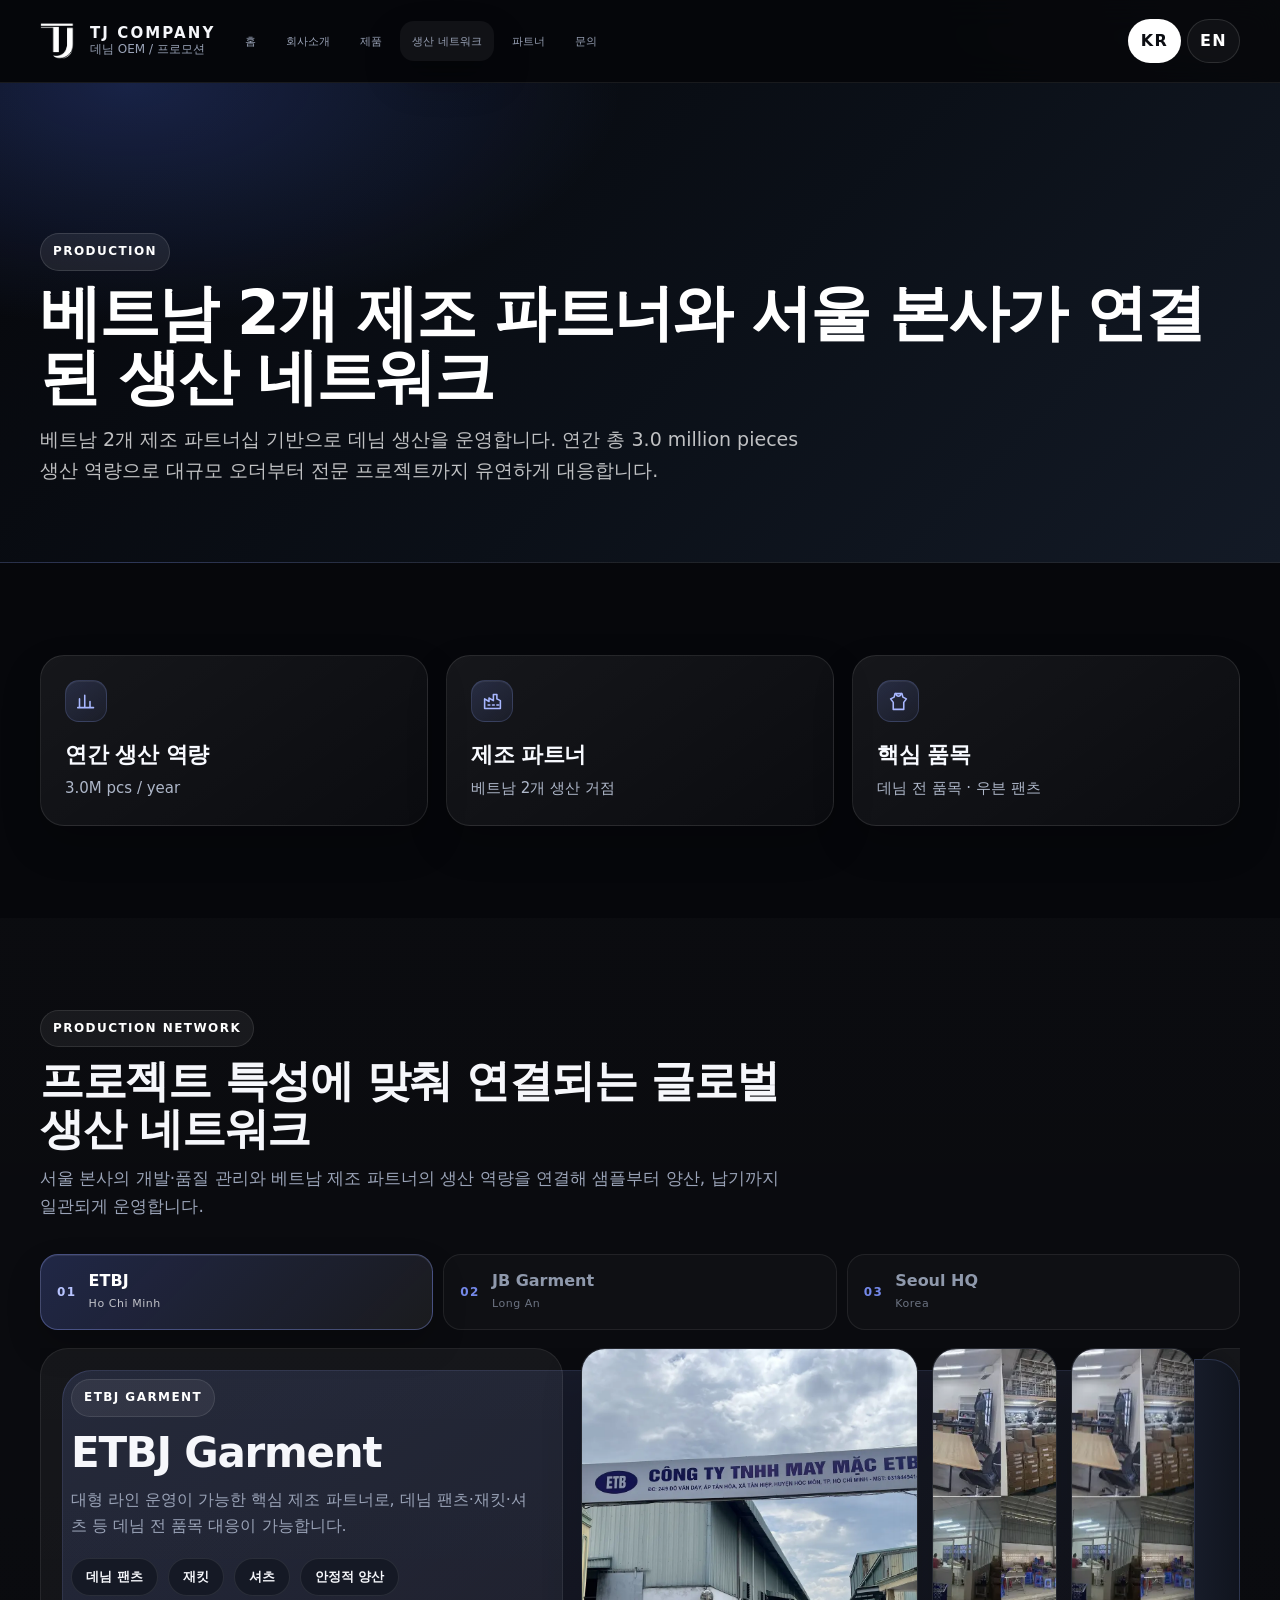
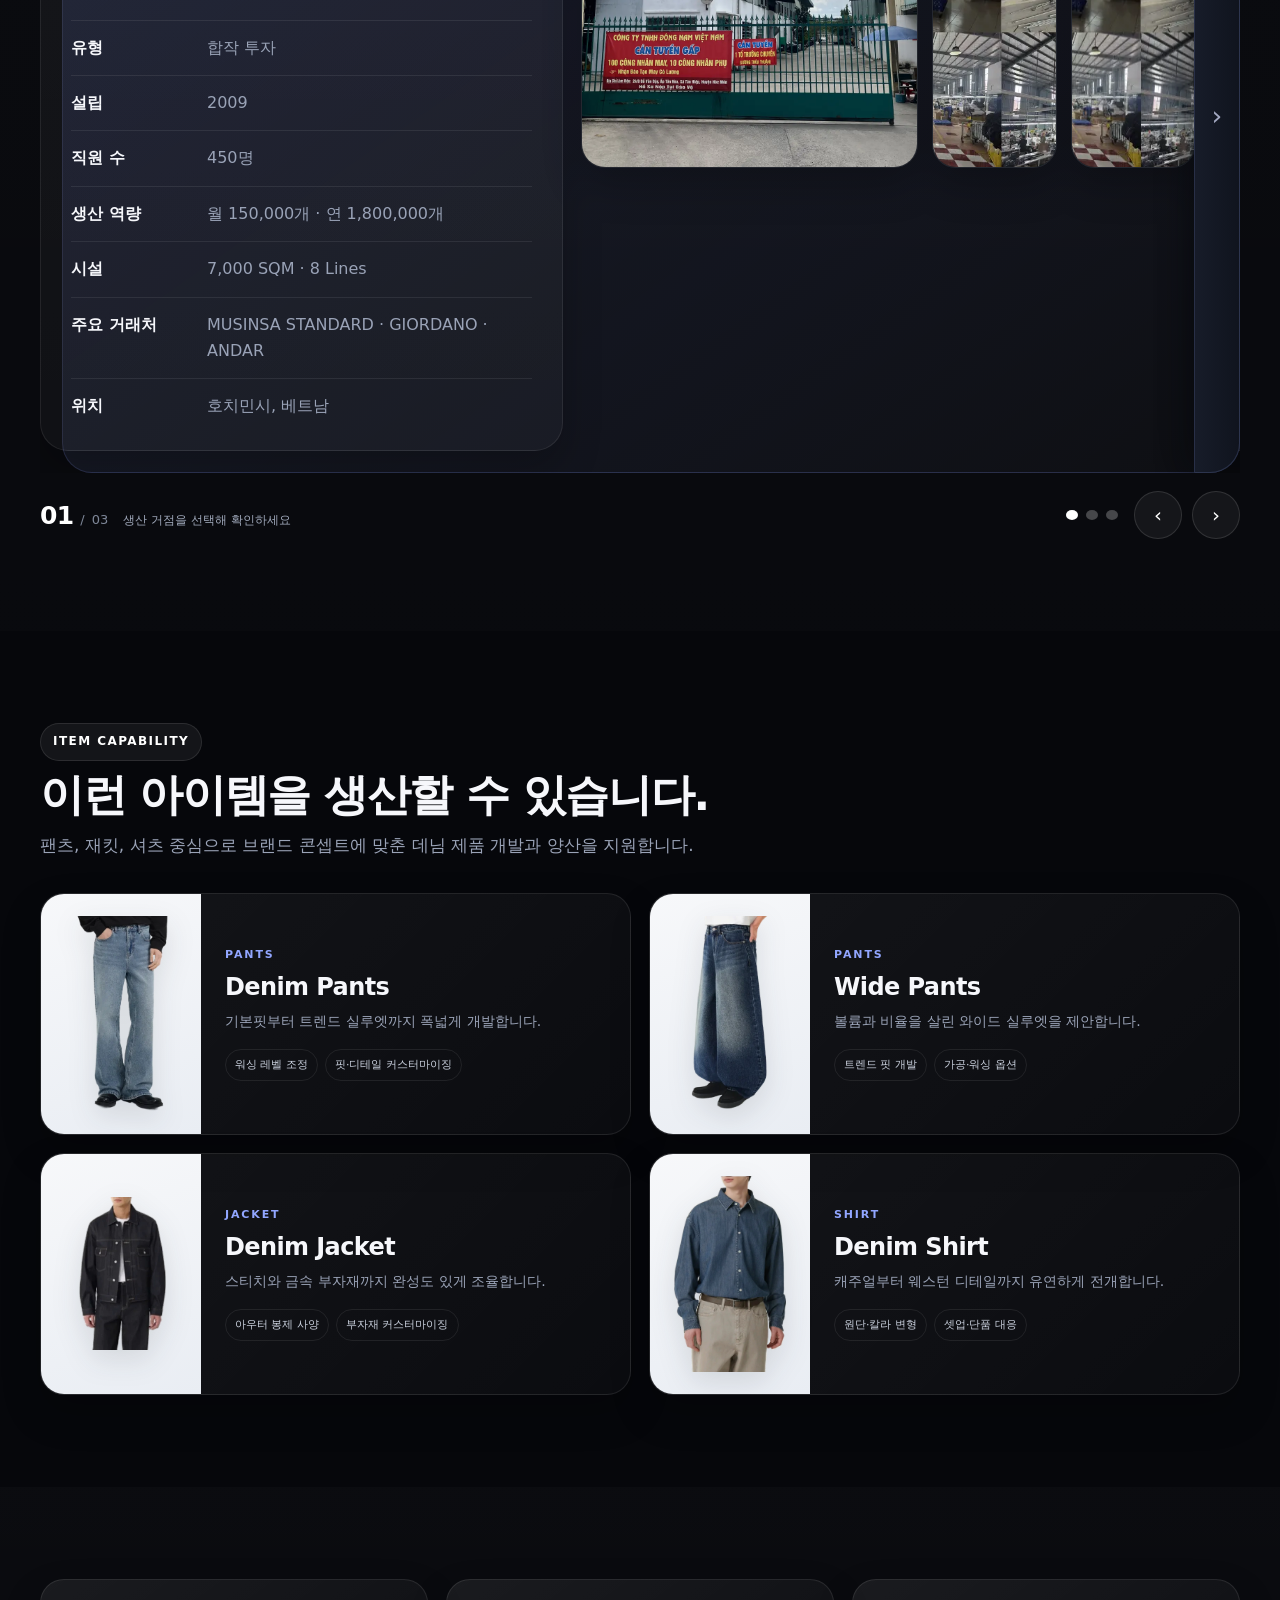
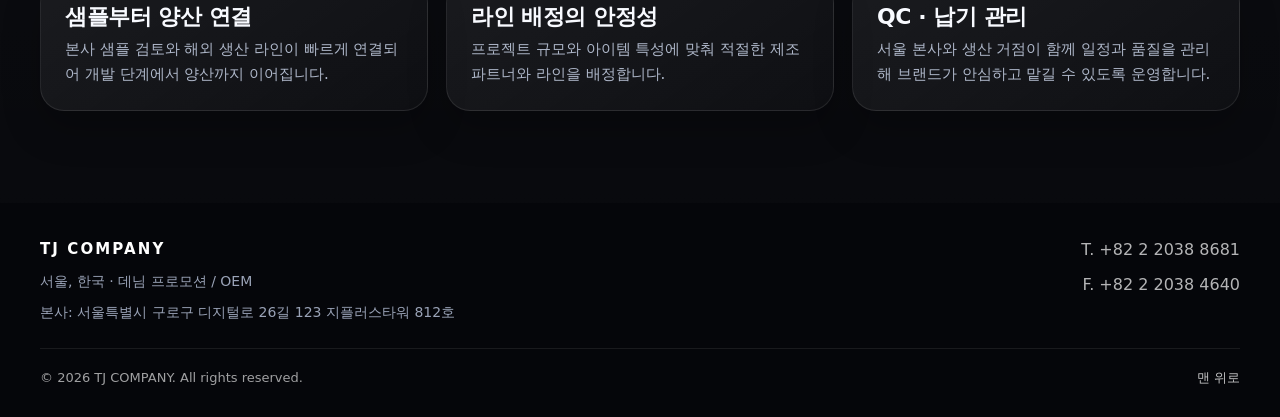
<file: production.html>
<!doctype html>
    <html lang="ko" data-lang="ko">
    <head>
      <meta charset="utf-8" />
      <meta name="viewport" content="width=device-width, initial-scale=1" />
      <title>Production | TJ COMPANY</title>
      <meta name="description" content="TJ COMPANY의 글로벌 생산 네트워크와 베트남 2개 제조 파트너, 서울 본사 운영 구조를 확인할 수 있습니다." />
      <meta name="keywords" content="TJ COMPANY,TJ Company,데님 OEM,데님 프로모션,의류 제조,글로벌 생산,베트남 생산,데님 생산,OEM manufacturer,denim manufacturer" />
      <meta name="author" content="TJ COMPANY" />
      <link rel="canonical" href="https://www.tjcompany.co.kr/production.html" />
      <meta name="theme-color" content="#06070b" />
      <link rel="icon" type="image/png" href="assets/img/favicon.png" />
      <script>
        (function() {
          try {
            var lang = localStorage.getItem('tj-lang') || 'ko';
            document.documentElement.setAttribute('data-lang', lang);
            document.documentElement.setAttribute('lang', lang === 'en' ? 'en' : 'ko');
          } catch (e) {
            document.documentElement.setAttribute('data-lang', 'ko');
            document.documentElement.setAttribute('lang', 'ko');
          }
        })();
      </script>
      <link rel="stylesheet" href="assets/css/style.css?v=20260922-3" />

      <meta property="og:site_name" content="TJ COMPANY" />
      <meta property="og:title" content="Production | TJ COMPANY" />
      <meta property="og:description" content="TJ COMPANY의 글로벌 생산 네트워크와 베트남 2개 제조 파트너, 서울 본사 운영 구조를 확인할 수 있습니다." />
      <meta property="og:type" content="website" />
      <meta property="og:url" content="https://www.tjcompany.co.kr/production.html" />
      <meta property="og:image" content="https://www.tjcompany.co.kr/assets/img/og-image.jpg" />
      <meta name="twitter:card" content="summary_large_image" />
      <meta name="twitter:title" content="Production | TJ COMPANY" />
      <meta name="twitter:description" content="TJ COMPANY의 글로벌 생산 네트워크와 베트남 2개 제조 파트너, 서울 본사 운영 구조를 확인할 수 있습니다." />
      <meta name="twitter:image" content="https://www.tjcompany.co.kr/assets/img/og-image.jpg" />

      <script type="application/ld+json">
    {
  "@context": "https://schema.org",
  "@type": "Organization",
  "name": "TJ COMPANY",
  "url": "https://www.tjcompany.co.kr/",
  "logo": "https://www.tjcompany.co.kr/assets/img/tj-logo.png",
  "telephone": "+82-2-2038-8681",
  "faxNumber": "+82-2-2038-4640",
  "address": {
    "@type": "PostalAddress",
    "streetAddress": "디지털로26길 123 지플러스타워 812호",
    "addressLocality": "구로구",
    "addressRegion": "서울특별시",
    "addressCountry": "KR"
  }
}
      </script>
    </head>
    <body>
<header class="siteHeader" id="top">
  <div class="container">
    <div class="navbar">
      <a class="brand" href="index.html" aria-label="TJ COMPANY home">
        <img src="assets/img/tj-logo.png" alt="TJ COMPANY logo" />
        <div class="brandText">
          <strong>TJ COMPANY</strong>
          <span><span class="i18n-ko">데님 OEM / 프로모션</span><span class="i18n-en">Denim OEM / Promotion</span></span>
        </div>
      </a>

      <nav class="nav" data-nav>
          <a href="index.html"><span class="nav-en">Home</span><span class="nav-ko">홈</span></a>
      <a href="about.html"><span class="nav-en">About</span><span class="nav-ko">회사소개</span></a>
      <a href="products.html"><span class="nav-en">Products</span><span class="nav-ko">제품</span></a>
      <a href="production.html" class="active"><span class="nav-en">Production</span><span class="nav-ko">생산 네트워크</span></a>
      <a href="partners.html"><span class="nav-en">Partners</span><span class="nav-ko">파트너</span></a>
      <a href="contact.html"><span class="nav-en">Contact</span><span class="nav-ko">문의</span></a>
      </nav>

      <div class="langSwitch">
        <button class="langBtn active" type="button" data-lang-btn="ko">KR</button>
        <button class="langBtn" type="button" data-lang-btn="en">EN</button>
      </div>
      <button class="menuBtn" type="button" data-menu-btn aria-label="Open menu">Menu</button>
    </div>

    <div class="mobileLang">
      <button class="langBtn active" type="button" data-lang-btn="ko">KR</button>
      <button class="langBtn" type="button" data-lang-btn="en">EN</button>
    </div>
    <div class="mobileNav" data-mobile-nav data-nav>
        <a href="index.html"><span class="nav-en">Home</span><span class="nav-ko">홈</span></a>
    <a href="about.html"><span class="nav-en">About</span><span class="nav-ko">회사소개</span></a>
    <a href="products.html"><span class="nav-en">Products</span><span class="nav-ko">제품</span></a>
    <a href="production.html" class="active"><span class="nav-en">Production</span><span class="nav-ko">생산 네트워크</span></a>
    <a href="partners.html"><span class="nav-en">Partners</span><span class="nav-ko">파트너</span></a>
    <a href="contact.html"><span class="nav-en">Contact</span><span class="nav-ko">문의</span></a>
    </div>
  </div>
</header>
<section class="pageHero darkHero">
  <div class="container">
    <span class="sectionLabel">PRODUCTION</span>
    <h1><span><span class="i18n-ko">베트남 2개 제조 파트너와 서울 본사가 연결된 생산 네트워크</span><span class="i18n-en">A production network connecting Seoul HQ with two Vietnam partners.</span></span></h1>
    <p><span><span class="i18n-ko">베트남 2개 제조 파트너십 기반으로 데님 생산을 운영합니다. 연간 총 3.0 million pieces 생산 역량으로 대규모 오더부터 전문 프로젝트까지 유연하게 대응합니다.</span><span class="i18n-en">TJ COMPANY operates denim production through two Vietnam manufacturing partnerships. With a total annual capacity of 3.0 million pieces, the network can flex from large-volume orders to more specialized projects.</span></span></p>
  </div>
</section>
<section class="section">
  <div class="container">
    <div class="facilityHighlightGrid">
      <article class="facilityHighlight">
        <div class="metricIcon" aria-hidden="true"><svg viewBox="0 0 24 24"><path d="M4 19V9m6 10V5m6 14v-7m4 7H2"/></svg></div>
        <h3><span><span class="i18n-ko">연간 생산 역량</span><span class="i18n-en">Annual capacity</span></span></h3>
        <p>3.0M pcs / year</p>
      </article>
      <article class="facilityHighlight">
        <div class="metricIcon" aria-hidden="true"><svg viewBox="0 0 24 24"><path d="M3 20V9l5 3V8l5 3V4h4v5l4 2v9M3 20h18M7 16h2m3 0h2m3 0h2"/></svg></div>
        <h3><span><span class="i18n-ko">제조 파트너</span><span class="i18n-en">Manufacturing partners</span></span></h3>
        <p><span><span class="i18n-ko">베트남 2개 생산 거점</span><span class="i18n-en">Two Vietnam production bases</span></span></p>
      </article>
      <article class="facilityHighlight">
        <div class="metricIcon" aria-hidden="true"><svg viewBox="0 0 24 24"><path d="M8 3h8l1 4 4 2-3 4v8H6v-8L3 9l4-2 1-4Z"/><path d="M9 3c.5 2 1.5 3 3 3s2.5-1 3-3"/></svg></div>
        <h3><span><span class="i18n-ko">핵심 품목</span><span class="i18n-en">Core coverage</span></span></h3>
        <p><span><span class="i18n-ko">데님 전 품목 · 우븐 팬츠</span><span class="i18n-en">Denim all items · Woven pants</span></span></p>
      </article>
    </div>
  </div>
</section>

<section class="section sectionMuted">
  <div class="container">
    <div class="sectionIntro compact">
      <span class="sectionLabel">PRODUCTION NETWORK</span>
      <h2><span><span class="i18n-ko">프로젝트 특성에 맞춰 연결되는 글로벌 생산 네트워크</span><span class="i18n-en">A global production network aligned to each project.</span></span></h2>
      <p><span><span class="i18n-ko">서울 본사의 개발·품질 관리와 베트남 제조 파트너의 생산 역량을 연결해 샘플부터 양산, 납기까지 일관되게 운영합니다.</span><span class="i18n-en">Seoul-based development and quality control connect with our Vietnam manufacturing partners to manage every stage from sampling through bulk production and delivery.</span></span></p>
    </div>
    <div class="networkDeck networkSlider" data-slider>
      <div class="networkTabs" role="tablist" aria-label="Production network locations">
        <button class="networkTab active" type="button" role="tab" aria-selected="true" data-slide-to="0"><span>01</span><strong>ETBJ</strong><small>Ho Chi Minh</small></button>
        <button class="networkTab" type="button" role="tab" aria-selected="false" data-slide-to="1"><span>02</span><strong>JB Garment</strong><small>Long An</small></button>
        <button class="networkTab" type="button" role="tab" aria-selected="false" data-slide-to="2"><span>03</span><strong>Seoul HQ</strong><small>Korea</small></button>
      </div>
      <div class="networkViewport">
        <div class="networkTrack" data-slider-track>
        <article class="networkSlide" data-slide>
  <div class="networkInfo">
    <span class="cardLabel">ETBJ Garment</span>
    <h2>ETBJ Garment</h2>
    <p><span><span class="i18n-ko">대형 라인 운영이 가능한 핵심 제조 파트너로, 데님 팬츠·재킷·셔츠 등 데님 전 품목 대응이 가능합니다.</span><span class="i18n-en">A key manufacturing partner with large-scale line operation, capable of handling denim pants, jackets, shirts, and other denim categories.</span></span></p>
    <div class="pillRow" style="margin-top:18px"><span class="pill"><span><span class="i18n-ko">데님 팬츠</span><span class="i18n-en">Denim pants</span></span></span><span class="pill"><span><span class="i18n-ko">재킷</span><span class="i18n-en">Jackets</span></span></span><span class="pill"><span><span class="i18n-ko">셔츠</span><span class="i18n-en">Shirts</span></span></span><span class="pill"><span><span class="i18n-ko">안정적 양산</span><span class="i18n-en">Stable bulk</span></span></span></div>
    <dl class="networkFacts">
      <div><dt><span><span class="i18n-ko">유형</span><span class="i18n-en">Type</span></span></dt><dd><span><span class="i18n-ko">합작 투자</span><span class="i18n-en">Joint venture</span></span></dd></div><div><dt><span><span class="i18n-ko">설립</span><span class="i18n-en">Founded</span></span></dt><dd><span><span class="i18n-ko">2009</span><span class="i18n-en">2009</span></span></dd></div><div><dt><span><span class="i18n-ko">직원 수</span><span class="i18n-en">Employees</span></span></dt><dd><span><span class="i18n-ko">450명</span><span class="i18n-en">450 employees</span></span></dd></div><div><dt><span><span class="i18n-ko">생산 역량</span><span class="i18n-en">Capacity</span></span></dt><dd><span><span class="i18n-ko">월 150,000개 · 연 1,800,000개</span><span class="i18n-en">150,000 pcs / month · 1,800,000 pcs / year</span></span></dd></div><div><dt><span><span class="i18n-ko">시설</span><span class="i18n-en">Facility</span></span></dt><dd><span><span class="i18n-ko">7,000 SQM · 8 Lines</span><span class="i18n-en">7,000 SQM · 8 lines</span></span></dd></div><div><dt><span><span class="i18n-ko">주요 거래처</span><span class="i18n-en">Key clients</span></span></dt><dd><span><span class="i18n-ko">MUSINSA STANDARD · GIORDANO · ANDAR</span><span class="i18n-en">MUSINSA STANDARD · GIORDANO · ANDAR</span></span></dd></div><div><dt><span><span class="i18n-ko">위치</span><span class="i18n-en">Location</span></span></dt><dd><span><span class="i18n-ko">호치민시, 베트남</span><span class="i18n-en">Ho Chi Minh City, Vietnam</span></span></dd></div>
    </dl>
  </div>
  <div class="networkVisual">
    <button type="button" class="primaryShot" data-open-lightbox data-src="assets/img/production/ETB_image24.webp" data-title-ko="ETBJ 공장 외관" data-title-en="ETBJ factory exterior">
      <img src="assets/img/production/ETB_image24.webp" alt="ETBJ factory exterior" loading="lazy" decoding="async" />
    </button>
    <div class="thumbStack">
      <button type="button" class="thumbShot" data-open-lightbox data-src="assets/img/production/ETB_image25.webp" data-title-ko="ETBJ 생산 라인" data-title-en="ETBJ production line">
          <img src="assets/img/production/ETB_image25.webp" alt="ETBJ production line" loading="lazy" decoding="async" />
        </button><button type="button" class="thumbShot" data-open-lightbox data-src="assets/img/production/ETB_image26.webp" data-title-ko="ETBJ 작업장" data-title-en="ETBJ workshop">
          <img src="assets/img/production/ETB_image26.webp" alt="ETBJ workshop" loading="lazy" decoding="async" />
        </button>
    </div>
  </div>
</article>
<article class="networkSlide" data-slide>
  <div class="networkInfo">
    <span class="cardLabel">JB Garment Vina</span>
    <h2>JB Garment Vina</h2>
    <p><span><span class="i18n-ko">데님 전 품목과 코튼 팬츠까지 대응하는 파트너로, 브랜드별 라인 운영과 후가공 대응이 유연합니다.</span><span class="i18n-en">A partner that covers denim all items as well as cotton pants, with flexible line allocation and finishing response by brand.</span></span></p>
    <div class="pillRow" style="margin-top:18px"><span class="pill"><span><span class="i18n-ko">데님 전 품목</span><span class="i18n-en">Denim all items</span></span></span><span class="pill"><span><span class="i18n-ko">코튼 팬츠</span><span class="i18n-en">Cotton pants</span></span></span><span class="pill"><span><span class="i18n-ko">후가공 대응</span><span class="i18n-en">Finishing response</span></span></span><span class="pill"><span><span class="i18n-ko">라인 유연성</span><span class="i18n-en">Flexible lines</span></span></span></div>
    <dl class="networkFacts">
      <div><dt><span><span class="i18n-ko">유형</span><span class="i18n-en">Type</span></span></dt><dd><span><span class="i18n-ko">기업 법인</span><span class="i18n-en">Corporate entity</span></span></dd></div><div><dt><span><span class="i18n-ko">설립</span><span class="i18n-en">Founded</span></span></dt><dd><span><span class="i18n-ko">2020</span><span class="i18n-en">2020</span></span></dd></div><div><dt><span><span class="i18n-ko">직원 수</span><span class="i18n-en">Employees</span></span></dt><dd><span><span class="i18n-ko">300명</span><span class="i18n-en">300 employees</span></span></dd></div><div><dt><span><span class="i18n-ko">생산 역량</span><span class="i18n-en">Capacity</span></span></dt><dd><span><span class="i18n-ko">월 100,000개 · 연 1,200,000개</span><span class="i18n-en">100,000 pcs / month · 1,200,000 pcs / year</span></span></dd></div><div><dt><span><span class="i18n-ko">시설</span><span class="i18n-en">Facility</span></span></dt><dd><span><span class="i18n-ko">4,000 SQM · 5 Lines</span><span class="i18n-en">4,000 SQM · 5 lines</span></span></dd></div><div><dt><span><span class="i18n-ko">주요 거래처</span><span class="i18n-en">Key clients</span></span></dt><dd><span><span class="i18n-ko">MUSINSA STANDARD · SPAO · PLAC JEAN · BUCKAROO · MLB</span><span class="i18n-en">MUSINSA STANDARD · SPAO · PLAC JEAN · BUCKAROO · MLB</span></span></dd></div><div><dt><span><span class="i18n-ko">위치</span><span class="i18n-en">Location</span></span></dt><dd><span><span class="i18n-ko">롱안, 베트남</span><span class="i18n-en">Long An, Vietnam</span></span></dd></div>
    </dl>
  </div>
  <div class="networkVisual">
    <button type="button" class="primaryShot" data-open-lightbox data-src="assets/img/production/JB_image31.webp" data-title-ko="JB 공장 외관" data-title-en="JB factory exterior">
      <img src="assets/img/production/JB_image31.webp" alt="JB factory exterior" loading="lazy" decoding="async" />
    </button>
    <div class="thumbStack">
      <button type="button" class="thumbShot" data-open-lightbox data-src="assets/img/production/JB_image32.webp" data-title-ko="JB 생산 라인" data-title-en="JB production line">
          <img src="assets/img/production/JB_image32.webp" alt="JB production line" loading="lazy" decoding="async" />
        </button><button type="button" class="thumbShot" data-open-lightbox data-src="assets/img/production/JB_image33.webp" data-title-ko="JB 작업장" data-title-en="JB workshop">
          <img src="assets/img/production/JB_image33.webp" alt="JB workshop" loading="lazy" decoding="async" />
        </button><button type="button" class="thumbShot" data-open-lightbox data-src="assets/img/production/JB_image34.webp" data-title-ko="JB 후가공 공간" data-title-en="JB finishing area">
          <img src="assets/img/production/JB_image34.webp" alt="JB finishing area" loading="lazy" decoding="async" />
        </button>
    </div>
  </div>
</article>
<article class="networkSlide" data-slide>
  <div class="networkInfo">
    <span class="cardLabel">Head Office · Seoul</span>
    <h2>Head Office · Seoul</h2>
    <p><span><span class="i18n-ko">본사에서는 프로젝트 커뮤니케이션, 샘플 검토, 개발 방향 설정, 일정 및 품질 관리를 운영합니다.</span><span class="i18n-en">The head office manages project communication, sample review, development direction, scheduling, and quality control.</span></span></p>
    <div class="pillRow" style="margin-top:18px"><span class="pill"><span><span class="i18n-ko">샘플 검토</span><span class="i18n-en">Sample review</span></span></span><span class="pill"><span><span class="i18n-ko">커뮤니케이션</span><span class="i18n-en">Communication</span></span></span><span class="pill"><span><span class="i18n-ko">QC</span><span class="i18n-en">QC</span></span></span><span class="pill"><span><span class="i18n-ko">납기 관리</span><span class="i18n-en">Delivery control</span></span></span></div>
    <dl class="networkFacts">
      <div><dt><span><span class="i18n-ko">역할</span><span class="i18n-en">Role</span></span></dt><dd><span><span class="i18n-ko">프로젝트 방향 · 바이어 대응</span><span class="i18n-en">Project direction · Buyer communication</span></span></dd></div><div><dt><span><span class="i18n-ko">운영</span><span class="i18n-en">Operation</span></span></dt><dd><span><span class="i18n-ko">샘플 검토 · 핏 확인</span><span class="i18n-en">Sample review · Fit check</span></span></dd></div><div><dt><span><span class="i18n-ko">관리</span><span class="i18n-en">Control</span></span></dt><dd><span><span class="i18n-ko">일정 · 품질 · 납기</span><span class="i18n-en">Schedule · Quality · Delivery</span></span></dd></div><div><dt><span><span class="i18n-ko">위치</span><span class="i18n-en">Location</span></span></dt><dd><span><span class="i18n-ko">서울, 한국</span><span class="i18n-en">Seoul, Korea</span></span></dd></div>
    </dl>
  </div>
  <div class="networkVisual">
    <button type="button" class="primaryShot" data-open-lightbox data-src="assets/img/production/HQ_image8.webp" data-title-ko="서울 본사 쇼룸" data-title-en="Seoul showroom">
      <img src="assets/img/production/HQ_image8.webp" alt="Seoul showroom" loading="lazy" decoding="async" />
    </button>
    <div class="thumbStack">
      <button type="button" class="thumbShot" data-open-lightbox data-src="assets/img/production/HQ_image3.webp" data-title-ko="사무실 입구" data-title-en="Office entrance">
          <img src="assets/img/production/HQ_image3.webp" alt="Office entrance" loading="lazy" decoding="async" />
        </button><button type="button" class="thumbShot" data-open-lightbox data-src="assets/img/production/HQ_image4.webp" data-title-ko="사무실 공간" data-title-en="Office space">
          <img src="assets/img/production/HQ_image4.webp" alt="Office space" loading="lazy" decoding="async" />
        </button><button type="button" class="thumbShot" data-open-lightbox data-src="assets/img/production/HQ_image7.webp" data-title-ko="샘플 검토 공간" data-title-en="Sample review area">
          <img src="assets/img/production/HQ_image7.webp" alt="Sample review area" loading="lazy" decoding="async" />
        </button>
    </div>
  </div>
</article>

        </div>
      </div>
      <div class="networkDeckFooter">
        <div class="networkProgress" aria-live="polite">
          <strong data-slider-current>01</strong><span>/</span><span data-slider-total>03</span>
          <small><span><span class="i18n-ko">생산 거점을 선택해 확인하세요</span><span class="i18n-en">Select a production location</span></span></small>
        </div>
        <div class="sliderControls">
          <div class="sliderDots" data-slider-dots></div>
          <div class="sliderButtons">
            <button class="sliderBtn" type="button" data-prev aria-label="Previous slide">‹</button>
            <button class="sliderBtn" type="button" data-next aria-label="Next slide">›</button>
          </div>
        </div>
      </div>
    </div>

  </div>
</section>

<section class="section">
  <div class="container">
    <div class="sectionIntro compact">
      <span class="sectionLabel">ITEM CAPABILITY</span>
      <h2><span><span class="i18n-ko">이런 아이템을 생산할 수 있습니다.</span><span class="i18n-en">These are the types of items we can produce.</span></span></h2>
      <p><span><span class="i18n-ko">팬츠, 재킷, 셔츠 중심으로 브랜드 콘셉트에 맞춘 데님 제품 개발과 양산을 지원합니다.</span><span class="i18n-en">Centered on pants, jackets, and shirts, TJ COMPANY supports denim product development and bulk production aligned with each brand concept.</span></span></p>
    </div>
    <div class="capabilityGrid">
      <article class="capabilityTile">
        <div class="capabilityVisual">
          <picture>
            <source srcset="assets/img/products/prod_pants_light.webp" type="image/webp" />
            <img src="assets/img/products/prod_pants_light.png" alt="Denim Pants" loading="lazy" decoding="async" />
          </picture>
        </div>
        <div class="capabilityContent">
          <span class="catalogCategory">PANTS</span>
          <h3>Denim Pants</h3>
          <p><span><span class="i18n-ko">기본핏부터 트렌드 실루엣까지 폭넓게 개발합니다.</span><span class="i18n-en">From dependable core fits to trend-led silhouettes.</span></span></p>
          <ul><li><span><span class="i18n-ko">워싱 레벨 조정</span><span class="i18n-en">Wash level control</span></span></li><li><span><span class="i18n-ko">핏·디테일 커스터마이징</span><span class="i18n-en">Fit and detail customization</span></span></li></ul>
        </div>
      </article>

      <article class="capabilityTile">
        <div class="capabilityVisual">
          <picture>
            <source srcset="assets/img/products/prod_pants_wide.webp" type="image/webp" />
            <img src="assets/img/products/prod_pants_wide.png" alt="Denim Wide Pants" loading="lazy" decoding="async" />
          </picture>
        </div>
        <div class="capabilityContent">
          <span class="catalogCategory">PANTS</span>
          <h3>Wide Pants</h3>
          <p><span><span class="i18n-ko">볼륨과 비율을 살린 와이드 실루엣을 제안합니다.</span><span class="i18n-en">Wide silhouettes built around volume and proportion.</span></span></p>
          <ul><li><span><span class="i18n-ko">트렌드 핏 개발</span><span class="i18n-en">Trend-fit development</span></span></li><li><span><span class="i18n-ko">가공·워싱 옵션</span><span class="i18n-en">Treatment and wash options</span></span></li></ul>
        </div>
      </article>

      <article class="capabilityTile">
        <div class="capabilityVisual">
          <picture>
            <source srcset="assets/img/products/prod_jacket_black.webp" type="image/webp" />
            <img src="assets/img/products/prod_jacket_black.png" alt="Denim Jacket" loading="lazy" decoding="async" />
          </picture>
        </div>
        <div class="capabilityContent">
          <span class="catalogCategory">JACKET</span>
          <h3>Denim Jacket</h3>
          <p><span><span class="i18n-ko">스티치와 금속 부자재까지 완성도 있게 조율합니다.</span><span class="i18n-en">Refined control of stitching, construction, and metal trims.</span></span></p>
          <ul><li><span><span class="i18n-ko">아우터 봉제 사양</span><span class="i18n-en">Outerwear construction</span></span></li><li><span><span class="i18n-ko">부자재 커스터마이징</span><span class="i18n-en">Trim customization</span></span></li></ul>
        </div>
      </article>

      <article class="capabilityTile">
        <div class="capabilityVisual">
          <picture>
            <source srcset="assets/img/products/prod_shirt_model.webp" type="image/webp" />
            <img src="assets/img/products/prod_shirt_model.png" alt="Denim Shirt" loading="lazy" decoding="async" />
          </picture>
        </div>
        <div class="capabilityContent">
          <span class="catalogCategory">SHIRT</span>
          <h3>Denim Shirt</h3>
          <p><span><span class="i18n-ko">캐주얼부터 웨스턴 디테일까지 유연하게 전개합니다.</span><span class="i18n-en">Flexible development from casual to western detailing.</span></span></p>
          <ul><li><span><span class="i18n-ko">원단·칼라 변형</span><span class="i18n-en">Fabric and collar options</span></span></li><li><span><span class="i18n-ko">셋업·단품 대응</span><span class="i18n-en">Set-up and stand-alone</span></span></li></ul>
        </div>
      </article>
    </div>

  </div>
</section>

<section class="section sectionMuted">
  <div class="container">
    <div class="overviewGrid">
      <article class="featureCard">
        <h3><span><span class="i18n-ko">샘플부터 양산 연결</span><span class="i18n-en">Sample-to-bulk link</span></span></h3>
        <p><span><span class="i18n-ko">본사 샘플 검토와 해외 생산 라인이 빠르게 연결되어 개발 단계에서 양산까지 이어집니다.</span><span class="i18n-en">Head-office sample review connects quickly to overseas production lines, bridging development into bulk production.</span></span></p>
      </article>
      <article class="featureCard">
        <h3><span><span class="i18n-ko">라인 배정의 안정성</span><span class="i18n-en">Stable line allocation</span></span></h3>
        <p><span><span class="i18n-ko">프로젝트 규모와 아이템 특성에 맞춰 적절한 제조 파트너와 라인을 배정합니다.</span><span class="i18n-en">The right manufacturing partner and line are assigned according to project scale and item characteristics.</span></span></p>
      </article>
      <article class="featureCard">
        <h3><span><span class="i18n-ko">QC · 납기 관리</span><span class="i18n-en">QC & delivery control</span></span></h3>
        <p><span><span class="i18n-ko">서울 본사와 생산 거점이 함께 일정과 품질을 관리해 브랜드가 안심하고 맡길 수 있도록 운영합니다.</span><span class="i18n-en">The Seoul head office and production bases manage schedule and quality together so brands can move with confidence.</span></span></p>
      </article>
    </div>
  </div>
</section>
<footer class="siteFooter">
  <div class="container">
    <div class="footerTop">
      <div>
        <div class="footerBrand">TJ COMPANY</div>
        <p class="footerText"><span><span class="i18n-ko">서울, 한국 · 데님 프로모션 / OEM</span><span class="i18n-en">Seoul, Korea · Denim Promotion / OEM</span></span></p>
        <p class="footerText"><span><span class="i18n-ko">본사: 서울특별시 구로구 디지털로 26길 123 지플러스타워 812호</span><span class="i18n-en">Head office: 812, Gplus Tower, 123 Digital-ro 26-gil, Guro-gu, Seoul</span></span></p>
      </div>

      <div class="footerMeta">
        <a href="tel:+82220388681">T. +82 2 2038 8681</a>
        <span>F. +82 2 2038 4640</span>
      </div>
    </div>

    <div class="footerBottom">
      <span>© <span id="year"></span> TJ COMPANY. All rights reserved.</span>
      <a href="#top"><span><span class="i18n-ko">맨 위로</span><span class="i18n-en">Back to top</span></span></a>
    </div>
  </div>
</footer>

<div class="lightbox" data-lightbox aria-hidden="true">
  <button class="lightboxClose" type="button" data-lightbox-close aria-label="Close image">×</button>
  <figure class="lightboxFrame">
    <img data-lightbox-img alt="" />
    <figcaption data-lightbox-title></figcaption>
  </figure>
</div>

<script src="assets/js/main.js?v=20260922-2"></script>
</body>
</html>
</file>
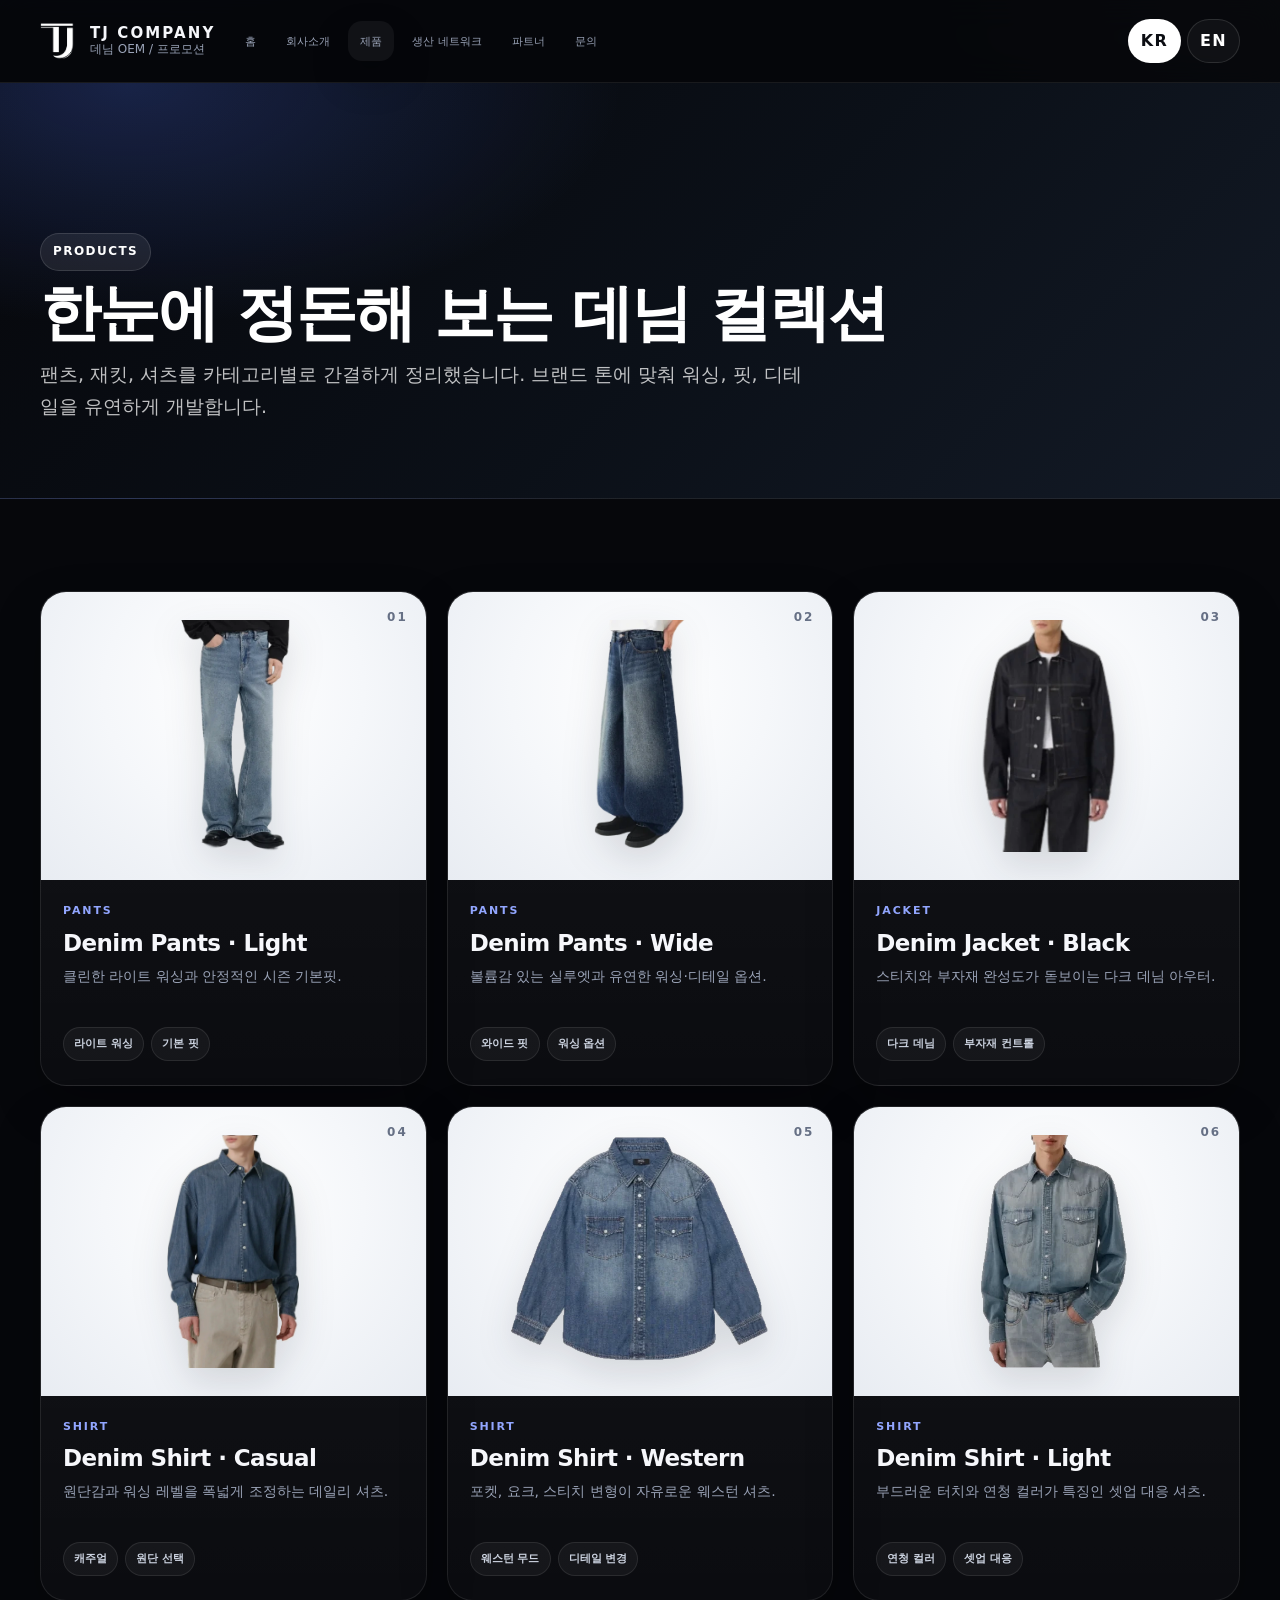
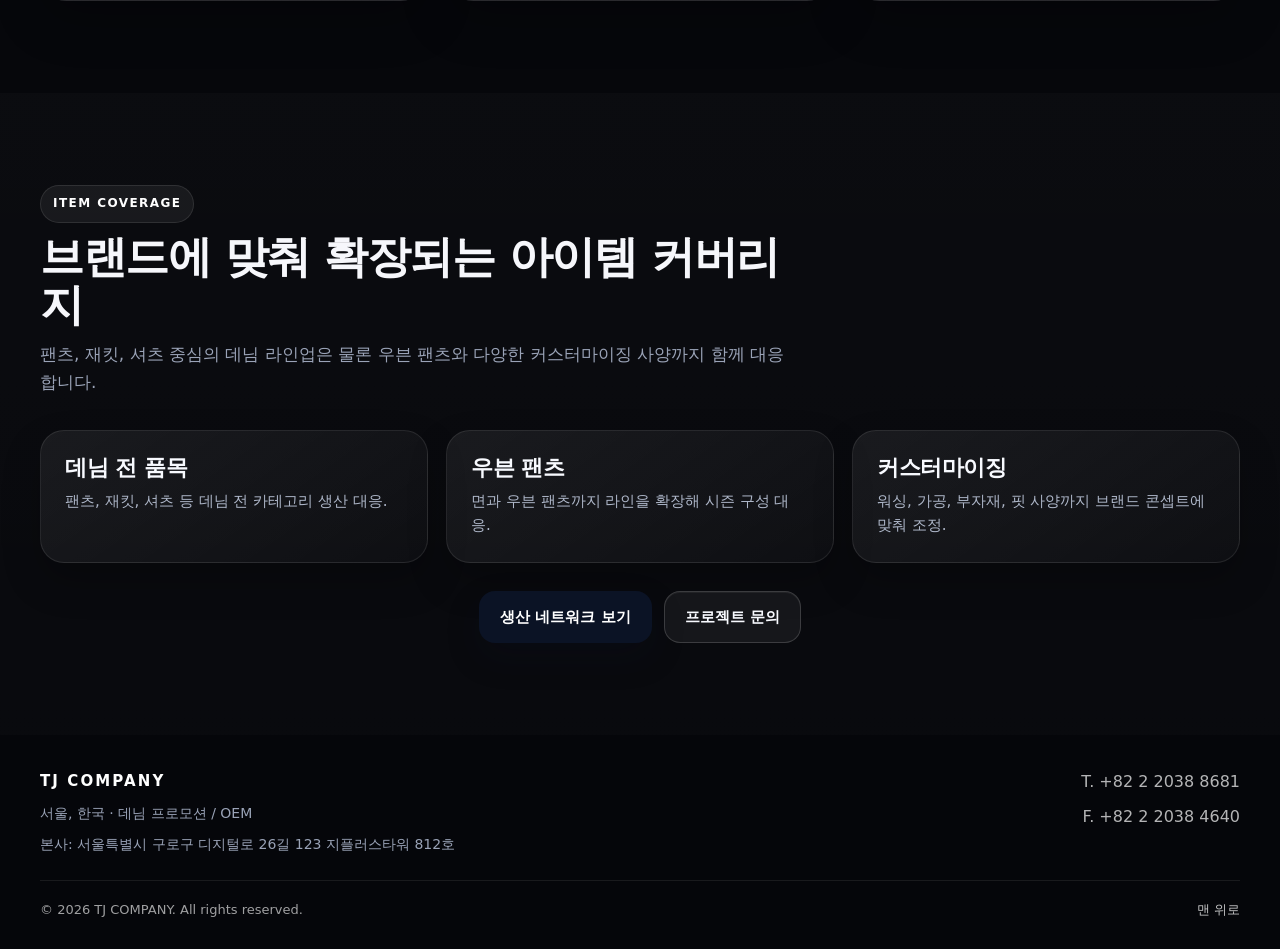
<file: products.html>
<!doctype html>
    <html lang="ko" data-lang="ko">
    <head>
      <meta charset="utf-8" />
      <meta name="viewport" content="width=device-width, initial-scale=1" />
      <title>Products | TJ COMPANY</title>
      <meta name="description" content="TJ COMPANY의 데님 팬츠, 재킷, 셔츠 중심 제품 라인업과 개발 포인트를 확인할 수 있습니다." />
      <meta name="keywords" content="TJ COMPANY,TJ Company,데님 OEM,데님 프로모션,의류 제조,글로벌 생산,베트남 생산,데님 생산,OEM manufacturer,denim manufacturer" />
      <meta name="author" content="TJ COMPANY" />
      <link rel="canonical" href="https://www.tjcompany.co.kr/products.html" />
      <meta name="theme-color" content="#06070b" />
      <link rel="icon" type="image/png" href="assets/img/favicon.png" />
      <script>
        (function() {
          try {
            var lang = localStorage.getItem('tj-lang') || 'ko';
            document.documentElement.setAttribute('data-lang', lang);
            document.documentElement.setAttribute('lang', lang === 'en' ? 'en' : 'ko');
          } catch (e) {
            document.documentElement.setAttribute('data-lang', 'ko');
            document.documentElement.setAttribute('lang', 'ko');
          }
        })();
      </script>
      <link rel="stylesheet" href="assets/css/style.css?v=20260922-3" />

      <meta property="og:site_name" content="TJ COMPANY" />
      <meta property="og:title" content="Products | TJ COMPANY" />
      <meta property="og:description" content="TJ COMPANY의 데님 팬츠, 재킷, 셔츠 중심 제품 라인업과 개발 포인트를 확인할 수 있습니다." />
      <meta property="og:type" content="website" />
      <meta property="og:url" content="https://www.tjcompany.co.kr/products.html" />
      <meta property="og:image" content="https://www.tjcompany.co.kr/assets/img/og-image.jpg" />
      <meta name="twitter:card" content="summary_large_image" />
      <meta name="twitter:title" content="Products | TJ COMPANY" />
      <meta name="twitter:description" content="TJ COMPANY의 데님 팬츠, 재킷, 셔츠 중심 제품 라인업과 개발 포인트를 확인할 수 있습니다." />
      <meta name="twitter:image" content="https://www.tjcompany.co.kr/assets/img/og-image.jpg" />

      <script type="application/ld+json">
    {
  "@context": "https://schema.org",
  "@type": "Organization",
  "name": "TJ COMPANY",
  "url": "https://www.tjcompany.co.kr/",
  "logo": "https://www.tjcompany.co.kr/assets/img/tj-logo.png",
  "telephone": "+82-2-2038-8681",
  "faxNumber": "+82-2-2038-4640",
  "address": {
    "@type": "PostalAddress",
    "streetAddress": "디지털로26길 123 지플러스타워 812호",
    "addressLocality": "구로구",
    "addressRegion": "서울특별시",
    "addressCountry": "KR"
  }
}
      </script>
    </head>
    <body>
<header class="siteHeader" id="top">
  <div class="container">
    <div class="navbar">
      <a class="brand" href="index.html" aria-label="TJ COMPANY home">
        <img src="assets/img/tj-logo.png" alt="TJ COMPANY logo" />
        <div class="brandText">
          <strong>TJ COMPANY</strong>
          <span><span class="i18n-ko">데님 OEM / 프로모션</span><span class="i18n-en">Denim OEM / Promotion</span></span>
        </div>
      </a>

      <nav class="nav" data-nav>
          <a href="index.html"><span class="nav-en">Home</span><span class="nav-ko">홈</span></a>
      <a href="about.html"><span class="nav-en">About</span><span class="nav-ko">회사소개</span></a>
      <a href="products.html" class="active"><span class="nav-en">Products</span><span class="nav-ko">제품</span></a>
      <a href="production.html"><span class="nav-en">Production</span><span class="nav-ko">생산 네트워크</span></a>
      <a href="partners.html"><span class="nav-en">Partners</span><span class="nav-ko">파트너</span></a>
      <a href="contact.html"><span class="nav-en">Contact</span><span class="nav-ko">문의</span></a>
      </nav>

      <div class="langSwitch">
        <button class="langBtn active" type="button" data-lang-btn="ko">KR</button>
        <button class="langBtn" type="button" data-lang-btn="en">EN</button>
      </div>
      <button class="menuBtn" type="button" data-menu-btn aria-label="Open menu">Menu</button>
    </div>

    <div class="mobileLang">
      <button class="langBtn active" type="button" data-lang-btn="ko">KR</button>
      <button class="langBtn" type="button" data-lang-btn="en">EN</button>
    </div>
    <div class="mobileNav" data-mobile-nav data-nav>
        <a href="index.html"><span class="nav-en">Home</span><span class="nav-ko">홈</span></a>
    <a href="about.html"><span class="nav-en">About</span><span class="nav-ko">회사소개</span></a>
    <a href="products.html" class="active"><span class="nav-en">Products</span><span class="nav-ko">제품</span></a>
    <a href="production.html"><span class="nav-en">Production</span><span class="nav-ko">생산 네트워크</span></a>
    <a href="partners.html"><span class="nav-en">Partners</span><span class="nav-ko">파트너</span></a>
    <a href="contact.html"><span class="nav-en">Contact</span><span class="nav-ko">문의</span></a>
    </div>
  </div>
</header>
<section class="pageHero darkHero">
  <div class="container">
    <span class="sectionLabel">PRODUCTS</span>
    <h1><span><span class="i18n-ko">한눈에 정돈해 보는 데님 컬렉션</span><span class="i18n-en">A refined view of our denim collection.</span></span></h1>
    <p><span><span class="i18n-ko">팬츠, 재킷, 셔츠를 카테고리별로 간결하게 정리했습니다. 브랜드 톤에 맞춰 워싱, 핏, 디테일을 유연하게 개발합니다.</span><span class="i18n-en">Pants, jackets, and shirts are organized in a clear edit. Washes, fits, and details can be developed to match each brand direction.</span></span></p>
  </div>
</section>
<section class="section">
  <div class="container">
    <div class="productCatalog">
      <article class="catalogCard">
        <div class="catalogVisual">
          <span class="catalogNo">01</span>
          <picture>
            <source srcset="assets/img/products/prod_pants_light.webp" type="image/webp" />
            <img src="assets/img/products/prod_pants_light.png" alt="Denim Pants · Light" fetchpriority="high" decoding="async" />
          </picture>
        </div>
        <div class="catalogBody">
          <span class="catalogCategory">PANTS</span>
          <h2>Denim Pants · Light</h2>
          <p><span><span class="i18n-ko">클린한 라이트 워싱과 안정적인 시즌 기본핏.</span><span class="i18n-en">Clean light washes with dependable seasonal fits.</span></span></p>
          <div class="catalogTags"><span><span><span class="i18n-ko">라이트 워싱</span><span class="i18n-en">Light wash</span></span></span><span><span><span class="i18n-ko">기본 핏</span><span class="i18n-en">Core fit</span></span></span></div>
        </div>
      </article>

      <article class="catalogCard">
        <div class="catalogVisual">
          <span class="catalogNo">02</span>
          <picture>
            <source srcset="assets/img/products/prod_pants_wide.webp" type="image/webp" />
            <img src="assets/img/products/prod_pants_wide.png" alt="Denim Pants · Wide" loading="lazy" decoding="async" />
          </picture>
        </div>
        <div class="catalogBody">
          <span class="catalogCategory">PANTS</span>
          <h2>Denim Pants · Wide</h2>
          <p><span><span class="i18n-ko">볼륨감 있는 실루엣과 유연한 워싱·디테일 옵션.</span><span class="i18n-en">Volume-led silhouettes with flexible wash and detail options.</span></span></p>
          <div class="catalogTags"><span><span><span class="i18n-ko">와이드 핏</span><span class="i18n-en">Wide fit</span></span></span><span><span><span class="i18n-ko">워싱 옵션</span><span class="i18n-en">Wash options</span></span></span></div>
        </div>
      </article>

      <article class="catalogCard">
        <div class="catalogVisual">
          <span class="catalogNo">03</span>
          <picture>
            <source srcset="assets/img/products/prod_jacket_black.webp" type="image/webp" />
            <img src="assets/img/products/prod_jacket_black.png" alt="Denim Jacket · Black" loading="lazy" decoding="async" />
          </picture>
        </div>
        <div class="catalogBody">
          <span class="catalogCategory">JACKET</span>
          <h2>Denim Jacket · Black</h2>
          <p><span><span class="i18n-ko">스티치와 부자재 완성도가 돋보이는 다크 데님 아우터.</span><span class="i18n-en">Dark denim outerwear defined by refined stitching and trims.</span></span></p>
          <div class="catalogTags"><span><span><span class="i18n-ko">다크 데님</span><span class="i18n-en">Dark denim</span></span></span><span><span><span class="i18n-ko">부자재 컨트롤</span><span class="i18n-en">Trim control</span></span></span></div>
        </div>
      </article>

      <article class="catalogCard">
        <div class="catalogVisual">
          <span class="catalogNo">04</span>
          <picture>
            <source srcset="assets/img/products/prod_shirt_model.webp" type="image/webp" />
            <img src="assets/img/products/prod_shirt_model.png" alt="Denim Shirt · Casual" loading="lazy" decoding="async" />
          </picture>
        </div>
        <div class="catalogBody">
          <span class="catalogCategory">SHIRT</span>
          <h2>Denim Shirt · Casual</h2>
          <p><span><span class="i18n-ko">원단감과 워싱 레벨을 폭넓게 조정하는 데일리 셔츠.</span><span class="i18n-en">A daily shirt with flexible fabric feel and wash levels.</span></span></p>
          <div class="catalogTags"><span><span><span class="i18n-ko">캐주얼</span><span class="i18n-en">Casual</span></span></span><span><span><span class="i18n-ko">원단 선택</span><span class="i18n-en">Fabric options</span></span></span></div>
        </div>
      </article>

      <article class="catalogCard">
        <div class="catalogVisual">
          <span class="catalogNo">05</span>
          <picture>
            <source srcset="assets/img/products/prod_shirt_flat.webp" type="image/webp" />
            <img src="assets/img/products/prod_shirt_flat.png" alt="Denim Shirt · Western" loading="lazy" decoding="async" />
          </picture>
        </div>
        <div class="catalogBody">
          <span class="catalogCategory">SHIRT</span>
          <h2>Denim Shirt · Western</h2>
          <p><span><span class="i18n-ko">포켓, 요크, 스티치 변형이 자유로운 웨스턴 셔츠.</span><span class="i18n-en">A western shirt with adaptable pockets, yokes, and stitching.</span></span></p>
          <div class="catalogTags"><span><span><span class="i18n-ko">웨스턴 무드</span><span class="i18n-en">Western mood</span></span></span><span><span><span class="i18n-ko">디테일 변경</span><span class="i18n-en">Detail changes</span></span></span></div>
        </div>
      </article>

      <article class="catalogCard">
        <div class="catalogVisual">
          <span class="catalogNo">06</span>
          <picture>
            <source srcset="assets/img/products/prod_shirt_light.webp" type="image/webp" />
            <img src="assets/img/products/prod_shirt_light.png" alt="Denim Shirt · Light" loading="lazy" decoding="async" />
          </picture>
        </div>
        <div class="catalogBody">
          <span class="catalogCategory">SHIRT</span>
          <h2>Denim Shirt · Light</h2>
          <p><span><span class="i18n-ko">부드러운 터치와 연청 컬러가 특징인 셋업 대응 셔츠.</span><span class="i18n-en">A soft-touch light-wash shirt ready for set-up programs.</span></span></p>
          <div class="catalogTags"><span><span><span class="i18n-ko">연청 컬러</span><span class="i18n-en">Light wash</span></span></span><span><span><span class="i18n-ko">셋업 대응</span><span class="i18n-en">Set-up ready</span></span></span></div>
        </div>
      </article>
    </div>
  </div>
</section>

<section class="section sectionMuted">
  <div class="container">
    <div class="sectionIntro compact">
      <span class="sectionLabel">ITEM COVERAGE</span>
      <h2><span><span class="i18n-ko">브랜드에 맞춰 확장되는 아이템 커버리지</span><span class="i18n-en">Item coverage that expands with the brand.</span></span></h2>
      <p><span><span class="i18n-ko">팬츠, 재킷, 셔츠 중심의 데님 라인업은 물론 우븐 팬츠와 다양한 커스터마이징 사양까지 함께 대응합니다.</span><span class="i18n-en">Along with denim pants, jackets, and shirts, TJ COMPANY also supports woven pants and a wide range of custom specifications.</span></span></p>
    </div>

    <div class="overviewGrid">
      <article class="featureCard">
        <h3><span><span class="i18n-ko">데님 전 품목</span><span class="i18n-en">Denim all items</span></span></h3>
        <p><span><span class="i18n-ko">팬츠, 재킷, 셔츠 등 데님 전 카테고리 생산 대응.</span><span class="i18n-en">Production coverage across denim pants, jackets, shirts, and related categories.</span></span></p>
      </article>
      <article class="featureCard">
        <h3><span><span class="i18n-ko">우븐 팬츠</span><span class="i18n-en">Woven pants</span></span></h3>
        <p><span><span class="i18n-ko">면과 우븐 팬츠까지 라인을 확장해 시즌 구성 대응.</span><span class="i18n-en">Seasonal line-up support extended to cotton and woven pants.</span></span></p>
      </article>
      <article class="featureCard">
        <h3><span><span class="i18n-ko">커스터마이징</span><span class="i18n-en">Customization</span></span></h3>
        <p><span><span class="i18n-ko">워싱, 가공, 부자재, 핏 사양까지 브랜드 콘셉트에 맞춰 조정.</span><span class="i18n-en">Washes, finishes, trims, and fit specifications tailored to the brand concept.</span></span></p>
      </article>
    </div>

    <div class="buttonRow center">
      <a class="btn btnDark" href="production.html"><span><span class="i18n-ko">생산 네트워크 보기</span><span class="i18n-en">View production network</span></span></a>
      <a class="btn btnGhostDark" href="contact.html"><span><span class="i18n-ko">프로젝트 문의</span><span class="i18n-en">Project inquiry</span></span></a>
    </div>
  </div>
</section>
<footer class="siteFooter">
  <div class="container">
    <div class="footerTop">
      <div>
        <div class="footerBrand">TJ COMPANY</div>
        <p class="footerText"><span><span class="i18n-ko">서울, 한국 · 데님 프로모션 / OEM</span><span class="i18n-en">Seoul, Korea · Denim Promotion / OEM</span></span></p>
        <p class="footerText"><span><span class="i18n-ko">본사: 서울특별시 구로구 디지털로 26길 123 지플러스타워 812호</span><span class="i18n-en">Head office: 812, Gplus Tower, 123 Digital-ro 26-gil, Guro-gu, Seoul</span></span></p>
      </div>

      <div class="footerMeta">
        <a href="tel:+82220388681">T. +82 2 2038 8681</a>
        <span>F. +82 2 2038 4640</span>
      </div>
    </div>

    <div class="footerBottom">
      <span>© <span id="year"></span> TJ COMPANY. All rights reserved.</span>
      <a href="#top"><span><span class="i18n-ko">맨 위로</span><span class="i18n-en">Back to top</span></span></a>
    </div>
  </div>
</footer>

<div class="lightbox" data-lightbox aria-hidden="true">
  <button class="lightboxClose" type="button" data-lightbox-close aria-label="Close image">×</button>
  <figure class="lightboxFrame">
    <img data-lightbox-img alt="" />
    <figcaption data-lightbox-title></figcaption>
  </figure>
</div>

<script src="assets/js/main.js?v=20260922-2"></script>
</body>
</html>
</file>
<file: assets/css/style.css>
:root{
  --bg:#f3f5f9;
  --surface:#ffffff;
  --surface-2:#eef2f8;
  --ink:#0f172a;
  --muted:#5f6b85;
  --line:rgba(15, 23, 42, .10);
  --line-strong:rgba(15, 23, 42, .18);
  --navy:#0b1325;
  --navy-2:#16233e;
  --blue:#2c63ff;
  --blue-soft:rgba(44, 99, 255, .10);
  --shadow:0 20px 60px rgba(18, 29, 53, .10);
  --shadow-soft:0 12px 32px rgba(18, 29, 53, .08);
  --radius:24px;
  --radius-sm:16px;
  --max:1200px;
}

*{box-sizing:border-box}
html{scroll-behavior:smooth}
body{
  margin:0;
  font-family:Inter, "Pretendard", "Noto Sans KR", system-ui, -apple-system, sans-serif;
  color:var(--ink);
  background:
    radial-gradient(1000px 500px at 10% -10%, rgba(44,99,255,.09), transparent 55%),
    radial-gradient(900px 400px at 100% 10%, rgba(11,19,37,.07), transparent 50%),
    var(--bg);
  line-height:1.65;
}
body.menu-open{overflow:hidden}
img{display:block; max-width:100%}
a{color:inherit; text-decoration:none}
button, input, select, textarea{font:inherit}

.container{width:min(var(--max), calc(100% - 40px)); margin:0 auto}
.section{padding:92px 0}
.sectionMuted{background:linear-gradient(180deg, rgba(255,255,255,.42), rgba(238,242,248,.88))}
.pageHero{
  padding:140px 0 72px;
  background:
    radial-gradient(800px 400px at 12% -10%, rgba(44,99,255,.12), transparent 55%),
    linear-gradient(180deg, #f8fafe, #eef2f8);
  border-bottom:1px solid var(--line);
}
.pageHero h1{
  margin:10px 0 14px;
  font-size:clamp(34px, 4.8vw, 62px);
  line-height:1.05;
  letter-spacing:-.03em;
}
.pageHero p{
  margin:0;
  max-width:780px;
  color:var(--muted);
  font-size:clamp(16px, 2vw, 19px);
}
.darkHero{
  color:#fff;
  background:
    radial-gradient(900px 440px at 10% 0%, rgba(80,120,255,.28), transparent 55%),
    linear-gradient(135deg, #07101d, #0f1930 52%, #182742);
}
.darkHero p{color:rgba(255,255,255,.74)}
.darkHero .sectionLabel.light{background:rgba(255,255,255,.10); border-color:rgba(255,255,255,.16); color:#fff}

.sectionIntro{
  max-width:820px;
  margin-bottom:34px;
}
.sectionIntro.compact{max-width:760px}
.sectionIntro h2{
  margin:10px 0 12px;
  font-size:clamp(28px, 4vw, 44px);
  line-height:1.08;
  letter-spacing:-.03em;
}
.sectionIntro p{margin:0; color:var(--muted); font-size:17px}

.sectionLabel,
.eyebrow,
.cardLabel,
.panelKicker{
  display:inline-flex;
  align-items:center;
  gap:8px;
  padding:8px 12px;
  border-radius:999px;
  border:1px solid rgba(15, 23, 42, .10);
  background:rgba(255,255,255,.78);
  color:var(--ink);
  font-size:12px;
  font-weight:800;
  letter-spacing:.12em;
  text-transform:uppercase;
}
.eyebrow{
  background:rgba(255,255,255,.08);
  border-color:rgba(255,255,255,.18);
  color:#fff;
}
.cardLabel{background:var(--surface-2)}
.panelKicker{
  background:rgba(255,255,255,.12);
  border-color:rgba(255,255,255,.16);
  color:rgba(255,255,255,.86);
}

.siteHeader{
  position:sticky;
  top:0;
  z-index:80;
  backdrop-filter:blur(16px);
  background:rgba(248, 250, 254, .76);
  border-bottom:1px solid rgba(255,255,255,.45);
}
.navbar{
  display:flex;
  align-items:center;
  justify-content:space-between;
  gap:18px;
  min-height:82px;
}
.brand{
  display:flex;
  align-items:center;
  gap:12px;
  min-width:0;
}
.brand img{
  width:38px;
  height:38px;
  object-fit:contain;
}
.brandText{
  display:flex;
  flex-direction:column;
  line-height:1.15;
}
.brandText strong{
  font-size:15px;
  letter-spacing:.14em;
}
.brandText span{
  color:var(--muted);
  font-size:12px;
}
.nav{
  display:flex;
  align-items:center;
  gap:6px;
}
.nav a{
  position:relative;
  padding:11px 12px 10px;
  border-radius:14px;
  transition:background .18s ease, color .18s ease, transform .18s ease;
}
.nav a:hover{
  background:rgba(11,19,37,.05);
  transform:translateY(-1px);
}
.nav a.active{
  background:#fff;
  box-shadow:var(--shadow-soft);
}
.nav-en{
  display:block;
  font-size:14px;
  font-weight:700;
}
.nav-ko{
  display:block;
  font-size:11px;
  color:var(--muted);
  margin-top:1px;
}
.menuBtn{
  display:none;
  border:1px solid var(--line);
  background:#fff;
  color:var(--ink);
  border-radius:14px;
  padding:11px 14px;
  font-weight:800;
  cursor:pointer;
}
.mobileNav{
  display:none;
  padding:0 0 16px;
  grid-template-columns:1fr 1fr;
  gap:10px;
}
.mobileNav a{
  background:#fff;
  border:1px solid var(--line);
  border-radius:16px;
  padding:12px 14px;
  box-shadow:var(--shadow-soft);
}

.hero{
  position:relative;
  isolation:isolate;
}
.homeHero{
  min-height:calc(100vh - 82px);
  display:flex;
  align-items:center;
  border-bottom:1px solid rgba(255,255,255,.08);
  overflow:hidden;
}
.homeHero video{
  position:absolute;
  inset:0;
  width:100%;
  height:100%;
  object-fit:cover;
  filter:brightness(.68) saturate(1.06);
}
.heroOverlay{
  position:absolute;
  inset:0;
  background:
    linear-gradient(90deg, rgba(7,13,26,.92), rgba(7,13,26,.68) 48%, rgba(7,13,26,.78)),
    radial-gradient(900px 460px at 12% 8%, rgba(67,112,255,.18), transparent 55%);
}
.heroGrid{
  position:relative;
  z-index:2;
  display:grid;
  grid-template-columns:minmax(0, 1.15fr) minmax(360px, .85fr);
  gap:34px;
  align-items:center;
  padding:110px 0 84px;
}
.heroCopy{color:#fff}
.heroCopy h1{
  margin:18px 0 16px;
  font-size:clamp(42px, 6vw, 80px);
  line-height:.98;
  letter-spacing:-.045em;
}
.heroLead{
  max-width:720px;
  color:rgba(255,255,255,.76);
  font-size:clamp(16px, 2vw, 20px);
  margin:0;
}
.heroMini{
  display:flex;
  flex-wrap:wrap;
  gap:10px;
  margin-top:24px;
}
.heroMini span{
  padding:9px 12px;
  border-radius:999px;
  background:rgba(255,255,255,.08);
  border:1px solid rgba(255,255,255,.12);
  color:rgba(255,255,255,.88);
  font-size:13px;
}
.heroPanel{
  background:rgba(255,255,255,.08);
  border:1px solid rgba(255,255,255,.14);
  border-radius:32px;
  padding:22px;
  color:#fff;
  box-shadow:0 30px 80px rgba(0,0,0,.28);
  backdrop-filter:blur(12px);
}
.heroStats{
  display:grid;
  gap:14px;
  margin-top:16px;
}
.statCard{
  background:rgba(255,255,255,.07);
  border:1px solid rgba(255,255,255,.12);
  border-radius:22px;
  padding:18px 18px 16px;
}
.statCard span{
  display:block;
  color:rgba(255,255,255,.72);
  font-size:12px;
  text-transform:uppercase;
  letter-spacing:.12em;
}
.statCard strong{
  display:block;
  font-size:clamp(24px, 3vw, 34px);
  line-height:1.12;
  margin-top:8px;
  letter-spacing:-.03em;
}
.statCard small{
  display:block;
  margin-top:4px;
  color:rgba(255,255,255,.72);
  font-size:13px;
}

.heroDataStrip{
  display:grid;
  grid-template-columns:repeat(3, minmax(0,1fr));
  gap:12px;
  margin-top:28px;
}
.heroDataStrip div{
  background:rgba(255,255,255,.08);
  border:1px solid rgba(255,255,255,.12);
  border-radius:18px;
  padding:16px;
}
.heroDataStrip strong{
  display:block;
  font-size:22px;
  line-height:1.15;
}
.heroDataStrip span{
  display:block;
  margin-top:4px;
  color:rgba(255,255,255,.7);
  font-size:13px;
}

.buttonRow{
  display:flex;
  flex-wrap:wrap;
  gap:12px;
  margin-top:28px;
}
.buttonRow.center{justify-content:center}

.btn{
  display:inline-flex;
  align-items:center;
  justify-content:center;
  min-height:52px;
  padding:0 20px;
  border-radius:16px;
  border:1px solid transparent;
  font-size:15px;
  font-weight:800;
  transition:transform .18s ease, box-shadow .18s ease, background .18s ease;
}
.btn:hover{transform:translateY(-1px)}
.btnPrimary{
  background:#fff;
  color:var(--navy);
  box-shadow:var(--shadow-soft);
}
.btnGhost{
  color:#fff;
  border-color:rgba(255,255,255,.24);
  background:rgba(255,255,255,.06);
}
.btnDark{
  background:var(--navy);
  color:#fff;
  box-shadow:0 14px 34px rgba(11,19,37,.18);
}
.btnGhostDark{
  background:#fff;
  color:var(--ink);
  border-color:var(--line);
}

.overviewGrid,
.productPreviewGrid,
.logoWall,
.orgGrid{
  display:grid;
  gap:18px;
}
.overviewGrid{grid-template-columns:repeat(3, minmax(0,1fr))}
.productPreviewGrid{grid-template-columns:repeat(3, minmax(0,1fr))}
.logoWall{grid-template-columns:repeat(2, minmax(0,1fr))}
.logoWall.large{grid-template-columns:repeat(2, minmax(0,1fr))}
.orgGrid{grid-template-columns:repeat(4, minmax(0,1fr))}

.featureCard,
.productPreviewCard,
.logoCard,
.orgCard,
.infoCard,
.contactCard,
.processCard,
.facilityHighlight{
  background:rgba(255,255,255,.88);
  border:1px solid rgba(255,255,255,.70);
  border-radius:24px;
  box-shadow:var(--shadow);
}
.featureCard{
  padding:24px;
}
.featureCard h3,
.processCard h3,
.facilityHighlight h3,
.orgCard h3,
.logoCard h2,
.productPreviewCard h3{
  margin:0 0 8px;
  font-size:22px;
  line-height:1.15;
  letter-spacing:-.02em;
}
.featureCard p,
.processCard p,
.facilityHighlight p,
.orgCard p,
.logoCard p,
.productPreviewCard p{
  margin:0;
  color:var(--muted);
  font-size:15px;
}

.spotlightGrid{
  display:grid;
  grid-template-columns:minmax(0, .88fr) minmax(0, 1.12fr);
  gap:24px;
  margin-top:34px;
}
.textPanel{
  background:linear-gradient(180deg, #ffffff, #f7f9fd);
  border:1px solid var(--line);
  border-radius:28px;
  padding:28px;
  box-shadow:var(--shadow);
}
.textPanel h3{
  margin:14px 0 12px;
  font-size:32px;
  line-height:1.08;
  letter-spacing:-.03em;
}
.textPanel p{
  margin:0;
  color:var(--muted);
}
.textLink{
  display:inline-flex;
  margin-top:18px;
  font-weight:800;
  color:var(--blue);
}
.checkList{
  list-style:none;
  padding:0;
  margin:18px 0 0;
  display:grid;
  gap:10px;
}
.checkList li{
  position:relative;
  padding-left:20px;
}
.checkList li::before{
  content:"";
  width:8px;
  height:8px;
  border-radius:50%;
  background:var(--blue);
  position:absolute;
  left:0;
  top:.58em;
}

.imageStack{
  display:grid;
  grid-template-columns:repeat(2, minmax(0,1fr));
  gap:16px;
}
.stackCard{
  overflow:hidden;
  border-radius:28px;
  min-height:220px;
  box-shadow:var(--shadow);
}
.stackCard.large{grid-column:span 2; min-height:360px}
.stackCard img,
.galleryCard img{
  width:100%;
  height:100%;
  object-fit:cover;
}

.productPreviewCard{
  padding:24px;
}
.productPreviewCard picture{
  display:flex;
  align-items:center;
  justify-content:center;
  min-height:280px;
  margin-bottom:16px;
  border-radius:22px;
  background:linear-gradient(180deg, #eff3f9, #ffffff);
}
.productPreviewCard img{
  max-height:260px;
  object-fit:contain;
}

.facilityHighlightGrid{
  display:grid;
  grid-template-columns:repeat(3, minmax(0,1fr));
  gap:18px;
}
.facilityHighlight{
  padding:24px;
}
.facilityHead{
  display:flex;
  align-items:flex-end;
  justify-content:space-between;
  gap:14px;
  margin-bottom:12px;
}
.facilityHead span{
  font-size:12px;
  color:var(--muted);
  text-transform:uppercase;
  letter-spacing:.12em;
}
.facilityHighlight small{
  display:block;
  margin-top:12px;
  color:var(--muted);
}

.ctaPanel{
  display:grid;
  grid-template-columns:minmax(0, 1fr) auto;
  gap:20px;
  align-items:center;
  background:
    linear-gradient(135deg, #07111f, #0f1b31 58%, #1c2d4c);
  color:#fff;
  border-radius:32px;
  padding:34px;
  box-shadow:0 26px 80px rgba(7,17,31,.26);
}
.ctaPanel h2{
  margin:12px 0 10px;
  font-size:clamp(28px, 4vw, 46px);
  line-height:1.06;
  letter-spacing:-.03em;
}
.ctaPanel p{
  margin:0;
  max-width:680px;
  color:rgba(255,255,255,.72);
}
.ctaAside{
  display:flex;
  flex-wrap:wrap;
  justify-content:flex-end;
  gap:12px;
}

.logoCard{
  display:flex;
  align-items:center;
  justify-content:center;
  gap:20px;
  padding:26px;
  min-height:180px;
}
.logoCard img{
  width:min(220px, 54%);
  object-fit:contain;
  filter:grayscale(1);
}
.logoCard span{
  font-size:14px;
  font-weight:800;
  color:var(--muted);
}
.logoCard.tall{
  justify-content:flex-start;
  min-height:240px;
}
.logoCard.tall div{
  max-width:240px;
}
.logoCard.tall h2{
  margin:0 0 8px;
}

.infoGrid{
  display:grid;
  grid-template-columns:repeat(2, minmax(0,1fr));
  gap:20px;
}
.infoCard{
  padding:30px;
}
.infoCard h2{
  margin:14px 0 16px;
  font-size:34px;
  line-height:1.05;
  letter-spacing:-.03em;
}
.infoList{
  display:grid;
  gap:14px;
  margin:0;
}
.infoList div{
  display:grid;
  grid-template-columns:132px 1fr;
  gap:16px;
  padding-top:14px;
  border-top:1px solid var(--line);
}
.infoList dt{
  font-weight:800;
}
.infoList dd{
  margin:0;
  color:var(--muted);
}
.pillRow{
  display:flex;
  flex-wrap:wrap;
  gap:10px;
}
.pill{
  display:inline-flex;
  align-items:center;
  min-height:38px;
  padding:0 14px;
  border-radius:999px;
  background:var(--surface-2);
  border:1px solid var(--line);
  color:var(--ink);
  font-size:13px;
  font-weight:700;
}
.mutedBlock{
  margin:16px 0 0;
  color:var(--muted);
}

.processSection{margin-top:30px}
.processGrid{
  display:grid;
  grid-template-columns:repeat(5, minmax(0,1fr));
  gap:16px;
}
.processCard{
  padding:24px;
}
.processCard strong{
  display:inline-flex;
  font-size:14px;
  font-weight:900;
  color:var(--blue);
  margin-bottom:10px;
}

.galleryGrid{
  display:grid;
  grid-template-columns:repeat(2, minmax(0,1fr));
  gap:16px;
}
.galleryCard{
  position:relative;
  overflow:hidden;
  border-radius:24px;
  background:#fff;
  min-height:220px;
  box-shadow:var(--shadow-soft);
  border:1px solid rgba(255,255,255,.74);
}
.galleryCard.galleryWide{
  grid-column:span 2;
  min-height:340px;
}
.galleryCard span{
  position:absolute;
  left:16px;
  bottom:16px;
  padding:8px 12px;
  border-radius:999px;
  background:rgba(7,13,26,.72);
  color:#fff;
  font-size:12px;
  letter-spacing:.08em;
  text-transform:uppercase;
}
.officeGallery .galleryCard:not(.galleryWide) img{height:260px}

.orgCard{
  padding:24px;
}
.orgCard.featured{
  background:linear-gradient(135deg, #0c1730, #1a2a48);
  color:#fff;
}
.orgCard.featured p{color:rgba(255,255,255,.72)}

.productGrid{
  display:grid;
  grid-template-columns:repeat(2, minmax(0,1fr));
  gap:20px;
}
.productCard{
  display:grid;
  grid-template-columns:minmax(280px, .78fr) minmax(0, 1fr);
  gap:0;
  background:linear-gradient(180deg, rgba(255,255,255,.98), rgba(247,250,255,.96));
  border:1px solid rgba(255,255,255,.78);
  border-radius:32px;
  overflow:hidden;
  box-shadow:0 26px 70px rgba(15, 23, 42, .16);
  position:relative;
}
.productCard::after{
  content:"";
  position:absolute;
  inset:0;
  border-radius:32px;
  pointer-events:none;
  box-shadow:inset 0 1px 0 rgba(255,255,255,.78);
}
.productVisual{
  background:
    radial-gradient(320px 180px at 50% 18%, rgba(44,99,255,.10), transparent 65%),
    linear-gradient(180deg, #eef3fb, #ffffff 78%);
  padding:28px 30px;
  display:flex;
  align-items:center;
  justify-content:center;
}
.productVisual img{
  width:auto;
  max-width:84%;
  max-height:260px;
  object-fit:contain;
  margin:auto;
  filter:drop-shadow(0 20px 34px rgba(15, 23, 42, .12));
}
.productBody{
  padding:30px 30px 28px;
  display:flex;
  flex-direction:column;
  justify-content:center;
}
.productBody h2{
  margin:12px 0 10px;
  font-size:32px;
  line-height:1.08;
  letter-spacing:-.03em;
}
.productBody p{
  margin:0;
  color:var(--muted);
}

.productBody .pillRow{
  margin-top:18px;
}
.productBody .pill{
  background:rgba(44, 99, 255, .08);
  border-color:rgba(44, 99, 255, .14);
  color:#17306a;
}

.facilitySection{
  display:grid;
  grid-template-columns:minmax(0, .86fr) minmax(0, 1.14fr);
  gap:24px;
  align-items:start;
}
.facilitySection.reverse{
  grid-template-columns:minmax(0, 1.14fr) minmax(0, .86fr);
}
.facilitySection.reverse .facilityMeta{order:2}
.facilitySection.reverse .galleryGrid{order:1}
.facilityMeta{
  background:#fff;
  border:1px solid var(--line);
  border-radius:28px;
  padding:30px;
  box-shadow:var(--shadow);
}
.facilityMeta h2{
  margin:14px 0 12px;
  font-size:34px;
  line-height:1.05;
  letter-spacing:-.03em;
}
.facilityMeta p{
  margin:0;
  color:var(--muted);
}
.detailList{
  display:grid;
  gap:14px;
  margin:22px 0 0;
}
.detailList div{
  display:grid;
  grid-template-columns:110px 1fr;
  gap:16px;
  padding-top:14px;
  border-top:1px solid var(--line);
}
.detailList dt{
  font-weight:800;
}
.detailList dd{
  margin:0;
  color:var(--muted);
}

.contactLayout{
  display:grid;
  grid-template-columns:minmax(0, .92fr) minmax(0, 1.08fr);
  gap:20px;
}
.contactCard{
  padding:30px;
}
.contactCard h2{
  margin:14px 0 14px;
  font-size:34px;
  line-height:1.06;
  letter-spacing:-.03em;
}
.contactInfo p{
  margin:0 0 8px;
  color:var(--muted);
}
.mapWrap{
  overflow:hidden;
  border-radius:24px;
  border:1px solid var(--line);
  margin-top:18px;
}
.mapWrap iframe{
  display:block;
  width:100%;
  height:320px;
  border:0;
}
.inquiryForm{
  display:grid;
  gap:14px;
}
.formGrid{
  display:grid;
  grid-template-columns:repeat(2, minmax(0,1fr));
  gap:12px;
}
.inquiryForm label{
  display:grid;
  gap:8px;
}
.inquiryForm label span{
  font-size:13px;
  font-weight:800;
  color:var(--ink);
}
.inquiryForm input,
.inquiryForm select,
.inquiryForm textarea{
  width:100%;
  border:1px solid var(--line-strong);
  background:#fff;
  color:var(--ink);
  min-height:52px;
  border-radius:16px;
  padding:14px 16px;
  outline:none;
}
.inquiryForm textarea{
  min-height:150px;
  resize:vertical;
}

.siteFooter{
  background:#07101d;
  color:#fff;
  padding:34px 0 28px;
  margin-top:0;
}
.footerTop,
.footerBottom{
  display:flex;
  justify-content:space-between;
  gap:18px;
}
.footerTop{
  align-items:flex-start;
}
.footerBrand{
  font-size:15px;
  font-weight:900;
  letter-spacing:.14em;
}
.footerText{
  margin:8px 0 0;
  color:rgba(255,255,255,.70);
  font-size:14px;
}
.footerMeta{
  display:grid;
  gap:8px;
  text-align:right;
  color:rgba(255,255,255,.70);
}
.footerBottom{
  align-items:center;
  border-top:1px solid rgba(255,255,255,.08);
  margin-top:24px;
  padding-top:18px;
  color:rgba(255,255,255,.62);
  font-size:13px;
}

.lightbox{
  position:fixed;
  inset:0;
  display:none;
  place-items:center;
  padding:28px;
  z-index:200;
  background:rgba(7,13,26,.82);
}
.lightbox.open{display:grid}
.lightboxFrame{
  margin:0;
  max-width:min(1120px, 100%);
  max-height:calc(100vh - 56px);
  position:relative;
}
.lightboxFrame img{
  max-width:100%;
  max-height:calc(100vh - 100px);
  border-radius:24px;
  box-shadow:0 30px 80px rgba(0,0,0,.35);
}
.lightboxFrame figcaption{
  margin-top:12px;
  color:rgba(255,255,255,.84);
  text-align:center;
}
.lightboxClose{
  position:absolute;
  top:20px;
  right:20px;
  z-index:2;
  width:48px;
  height:48px;
  border-radius:999px;
  border:1px solid rgba(255,255,255,.18);
  background:rgba(255,255,255,.10);
  color:#fff;
  font-size:28px;
  cursor:pointer;
}

@media (max-width: 1100px){
  .heroGrid,
  .spotlightGrid,
  .facilitySection,
  .facilitySection.reverse,
  .contactLayout{
    grid-template-columns:1fr;
  }
  .facilitySection.reverse .facilityMeta,
  .facilitySection.reverse .galleryGrid{
    order:initial;
  }
  .processGrid{grid-template-columns:repeat(3, minmax(0,1fr))}
  .orgGrid{grid-template-columns:repeat(2, minmax(0,1fr))}
  .ctaPanel{grid-template-columns:1fr}
  .ctaAside{justify-content:flex-start}
}

@media (max-width: 920px){
  .nav{display:none}
  .menuBtn{display:inline-flex}
  .mobileNav.open{display:grid}
  .heroGrid{padding:98px 0 70px}
  .overviewGrid,
  .productPreviewGrid,
  .facilityHighlightGrid,
  .infoGrid,
  .productGrid{
    grid-template-columns:1fr;
  }
  .logoWall,
  .logoWall.large{
    grid-template-columns:1fr;
  }
  .productCard{
    grid-template-columns:1fr;
  }
  .processGrid{grid-template-columns:repeat(2, minmax(0,1fr))}
  .heroDataStrip{grid-template-columns:1fr}
  .galleryCard.galleryWide{grid-column:auto; min-height:280px}
}

@media (max-width: 640px){
  .container{width:min(var(--max), calc(100% - 28px))}
  .siteHeader{background:rgba(248,250,254,.88)}
  .brandText span{display:none}
  .pageHero{padding:122px 0 54px}
  .section{padding:72px 0}
  .heroCopy h1{font-size:44px}
  .heroPanel{padding:18px; border-radius:24px}
  .statCard{padding:16px}
  .featureCard,
  .productPreviewCard,
  .logoCard,
  .orgCard,
  .infoCard,
  .contactCard,
  .processCard,
  .facilityHighlight,
  .facilityMeta,
  .textPanel{
    padding:22px;
    border-radius:22px;
  }
  .stackCard.large{min-height:250px}
  .imageStack{grid-template-columns:1fr}
  .stackCard.large{grid-column:auto}
  .galleryGrid{grid-template-columns:1fr}
  .officeGallery .galleryCard:not(.galleryWide) img{height:220px}
  .infoList div,
  .detailList div{
    grid-template-columns:1fr;
    gap:6px;
  }
  .formGrid,
  .mobileNav{
    grid-template-columns:1fr;
  }
  .footerTop,
  .footerBottom{
    flex-direction:column;
  }
  .footerMeta{text-align:left}
  .logoCard{
    flex-direction:column;
    text-align:center;
  }
  .heroMini{gap:8px}
}


/* ===== 2026 redesign override ===== */

:root{
  --bg:#06070b;
  --surface:#0e1118;
  --surface-2:#151925;
  --ink:#f6f7fb;
  --muted:#9aa3b7;
  --line:rgba(255,255,255,.09);
  --line-strong:rgba(255,255,255,.18);
  --blue:#7f97ff;
  --blue-soft:rgba(127,151,255,.12);
  --shadow:0 24px 60px rgba(0,0,0,.34);
  --shadow-soft:0 18px 38px rgba(0,0,0,.22);
}
body{
  background:
    radial-gradient(1000px 540px at 10% -10%, rgba(90,110,255,.16), transparent 55%),
    radial-gradient(760px 420px at 100% 0%, rgba(255,255,255,.05), transparent 50%),
    #06070b;
  color:var(--ink);
}
.siteHeader{background:rgba(6,7,11,.78);border-bottom:1px solid rgba(255,255,255,.08)}
.brandText span,.nav-ko,.sectionIntro p,.pageHero p,.mutedBlock,.footerText,.contactInfo p,.textPanel p,.featureCard p,.logoCard p{color:var(--muted)}
.nav a:hover{background:rgba(255,255,255,.06)}
.nav a.active,.mobileNav a,.menuBtn{background:rgba(255,255,255,.05); color:#fff; border-color:rgba(255,255,255,.08)}
.pageHero{background:linear-gradient(180deg, rgba(255,255,255,.03), rgba(255,255,255,.01)); border-bottom:1px solid var(--line)}
.sectionMuted{background:linear-gradient(180deg, rgba(255,255,255,.02), rgba(255,255,255,.01))}
.sectionLabel,.cardLabel,.panelKicker{background:rgba(255,255,255,.06); border-color:rgba(255,255,255,.10); color:#fff}
.featureCard,.contactCard,.productCard,.logoCard,.textPanel,.stackCard,.statCard,.factoryPanel,.processCard,.officeFeature,.galleryItem,.slideCard,.productionCard,.partnerSpot,.officeThumb{background:linear-gradient(180deg, rgba(255,255,255,.05), rgba(255,255,255,.03)); border:1px solid rgba(255,255,255,.08); box-shadow:var(--shadow-soft); color:var(--ink)}
.footerBottom,.siteFooter{border-color:rgba(255,255,255,.08)}
.siteFooter{background:#05060a}
.langSwitch{display:flex; align-items:center; gap:6px; margin-left:auto}
.langBtn{border:1px solid rgba(255,255,255,.12); background:rgba(255,255,255,.04); color:#fff; border-radius:999px; padding:8px 12px; cursor:pointer; font-weight:800; letter-spacing:.08em}
.langBtn.active{background:#fff; color:#0b0d12}
.mobileLang{display:none; gap:8px; padding-bottom:14px}
html[data-lang="ko"] .nav-en, html[data-lang="ko"] .i18n-en{display:none!important}
html[data-lang="en"] .nav-ko, html[data-lang="en"] .i18n-ko{display:none!important}
.pageHero.videoHero{position:relative; overflow:hidden; padding:170px 0 88px; isolation:isolate}
.pageHero.videoHero video{position:absolute; inset:0; width:100%; height:100%; object-fit:cover; filter:brightness(.42) saturate(1.05)}
.pageHero.videoHero::after{content:""; position:absolute; inset:0; background:linear-gradient(90deg, rgba(6,7,11,.9), rgba(6,7,11,.72) 50%, rgba(6,7,11,.88)), radial-gradient(800px 420px at 10% 0%, rgba(98,120,255,.18), transparent 55%)}
.pageHero.videoHero .container{position:relative; z-index:1}
.officeGrid{display:grid; grid-template-columns:repeat(3, 1fr); gap:18px}
.officeThumb{position:relative; overflow:hidden; border-radius:22px}
.officeThumb img{width:100%; aspect-ratio:1.12/1; object-fit:cover; transition:transform .35s ease}
.officeThumb:hover img{transform:scale(1.04)}
.officeThumb button{all:unset; cursor:pointer; display:block}
.officeThumb .cap{position:absolute; left:14px; bottom:14px; padding:7px 10px; border-radius:999px; background:rgba(6,7,11,.7); font-size:12px; font-weight:700}
.productSlider{position:relative; overflow:hidden}
.productTrack{display:flex; transition:transform .35s ease}
.slideCard{min-width:100%; display:grid; grid-template-columns:minmax(320px, .92fr) minmax(0, 1fr); gap:28px; padding:28px; border-radius:30px}
.slideVisual{border-radius:24px; overflow:hidden; background:#fff}
.slideVisual img{width:100%; height:100%; min-height:520px; object-fit:contain; background:#fff}
.slideMeta{display:flex; flex-direction:column; justify-content:center}
.slideMeta h2{font-size:clamp(30px, 4vw, 52px); line-height:1; margin:10px 0 14px}
.slideMeta p{color:var(--muted); font-size:17px}
.sliderControls{display:flex; justify-content:space-between; align-items:center; gap:16px; margin-top:20px}
.sliderButtons{display:flex; gap:10px}.sliderBtn{width:48px; height:48px; border-radius:50%; border:1px solid rgba(255,255,255,.12); background:rgba(255,255,255,.05); color:#fff; font-size:20px; cursor:pointer}
.sliderDots{display:flex; gap:8px; flex-wrap:wrap}.sliderDots button{width:10px; height:10px; border-radius:50%; border:none; background:rgba(255,255,255,.25); cursor:pointer}.sliderDots button.active{background:#fff}
.productionShowcase{display:grid; grid-template-columns:repeat(3,1fr); gap:18px}
.productionCard{padding:18px; border-radius:24px}.productionCard .mainPhoto{width:100%; aspect-ratio:4/3; object-fit:cover; border-radius:18px}.miniGrid{display:grid; grid-template-columns:repeat(3,1fr); gap:10px; margin-top:10px}.miniGrid img{width:100%; aspect-ratio:1/1; object-fit:cover; border-radius:14px}.productionCard h3{margin:16px 0 8px; font-size:24px}.productionCard p{color:var(--muted); margin:0}
.partnerHeroWall{display:grid; grid-template-columns:1.2fr .8fr; gap:24px; align-items:stretch}.partnerSpot{padding:28px; border-radius:28px}.partnerGrid{display:grid; grid-template-columns:repeat(2,1fr); gap:18px; margin-top:22px}.partnerTile{display:flex; align-items:center; justify-content:center; min-height:160px; border-radius:24px; background:linear-gradient(180deg, rgba(255,255,255,.10), rgba(255,255,255,.04)); border:1px solid rgba(255,255,255,.1); padding:18px}.partnerTile img{max-width:72%; max-height:74px; object-fit:contain; filter:brightness(1.08)}
.footerBrand{color:#fff}.btnGhost{border-color:rgba(255,255,255,.15); color:#fff}.lightboxFrame{background:rgba(11,12,18,.96)}.lightboxClose{background:rgba(255,255,255,.08); color:#fff}
@media (max-width:980px){.langSwitch{display:none}.mobileLang{display:flex}.officeGrid,.productionShowcase,.partnerHeroWall,.partnerGrid{grid-template-columns:1fr}.slideCard{grid-template-columns:1fr; padding:20px}.slideVisual img{min-height:380px}}
@media (max-width:720px){.officeGrid{grid-template-columns:1fr 1fr}.miniGrid{grid-template-columns:repeat(2,1fr)}}
@media (max-width:560px){.officeGrid{grid-template-columns:1fr}.slideVisual img{min-height:280px}}



/* ===== final content refinement ===== */

.homeHero{
  min-height:100vh;
}
.homeHero video{
  filter:brightness(.82) saturate(1.08);
  transform:scale(1.03);
}
.heroOverlay{
  background:
    linear-gradient(90deg, rgba(6,8,12,.68), rgba(6,8,12,.42) 46%, rgba(6,8,12,.70)),
    radial-gradient(900px 460px at 12% 8%, rgba(98,120,255,.22), transparent 55%);
}
.heroPanel{
  background:rgba(9,12,18,.52);
  border-color:rgba(255,255,255,.14);
}
.heroCopy h1 span,
.pageHero h1 span{
  display:block;
}
.pageHero.darkHero{
  padding:150px 0 76px;
  background:
    radial-gradient(900px 440px at 10% 0%, rgba(80,120,255,.24), transparent 55%),
    linear-gradient(135deg, #06070b, #0b1018 54%, #131a26);
}
.pageHero.darkHero p{
  color:rgba(255,255,255,.74);
}
.pageHero.darkHero .sectionLabel{
  background:rgba(255,255,255,.08);
  border-color:rgba(255,255,255,.12);
  color:#fff;
}
.heroLead span,
.sectionIntro h2 span,
.featureCard h3 span,
.infoCard h2 span,
.infoList dt span,
.infoList dd span,
.orgCard h3 span,
.orgCard p span,
.contactCard h2 span,
.contactInfo p span,
.mutedBlock span,
.footerText span,
.footerBottom a span,
.logoCard p span,
.logoCard h2 span,
.textPanel h3 span,
.textPanel p span,
.checkList li span,
.ctaPanel h2 span,
.ctaPanel p span{
  display:inline;
}

.logoCard.logoLight{
  background:#ffffff;
  color:#0f172a;
  border:1px solid rgba(255,255,255,.92);
  box-shadow:0 22px 48px rgba(0,0,0,.22);
}
.logoCard.logoLight h2{
  color:#0f172a;
}
.logoCard.logoLight p,
.logoCard.logoLight span{
  color:#4b5563;
}
.logoCard.logoLight img{
  filter:none;
}
.homePartners .logoCard.logoLight{
  padding:30px;
  align-items:center;
}
.logoFocus{
  min-height:280px;
  justify-content:flex-start;
  gap:24px;
}
.logoStage{
  min-height:120px;
  display:flex;
  align-items:center;
  justify-content:center;
  padding:8px 0;
}
.logoStage img{
  width:min(240px, 100%);
  max-height:82px;
  object-fit:contain;
}
.logoStage img.logoNordisk{
  max-height:108px;
  width:min(180px, 78%);
}
.partnerLogoWall{
  display:grid;
  grid-template-columns:repeat(2, minmax(0,1fr));
  gap:20px;
}

.networkSlider{
  position:relative;
  overflow:hidden;
}
.networkTrack{
  display:flex;
  transition:transform .42s ease;
}
.networkSlide{
  min-width:100%;
  display:grid;
  grid-template-columns:minmax(0, .92fr) minmax(0, 1.08fr);
  gap:22px;
  align-items:stretch;
}
.networkInfo{
  padding:30px;
  border-radius:28px;
  background:linear-gradient(180deg, rgba(255,255,255,.05), rgba(255,255,255,.03));
  border:1px solid rgba(255,255,255,.08);
  box-shadow:var(--shadow-soft);
}
.networkInfo h2{
  margin:14px 0 12px;
  font-size:clamp(30px, 4vw, 42px);
  line-height:1.05;
  letter-spacing:-.03em;
}
.networkInfo p{
  margin:0;
  color:var(--muted);
}
.networkFacts{
  display:grid;
  gap:14px;
  margin:24px 0 0;
}
.networkFacts div{
  display:grid;
  grid-template-columns:120px 1fr;
  gap:16px;
  padding-top:14px;
  border-top:1px solid rgba(255,255,255,.08);
}
.networkFacts dt{
  font-weight:800;
}
.networkFacts dd{
  margin:0;
  color:var(--muted);
}
.networkVisual{
  display:grid;
  grid-template-columns:minmax(0, 1.12fr) minmax(0, .88fr);
  gap:14px;
}
.primaryShot,
.thumbShot{
  all:unset;
  display:block;
  cursor:pointer;
  border-radius:24px;
  overflow:hidden;
  background:#11151d;
  border:1px solid rgba(255,255,255,.08);
  box-shadow:var(--shadow-soft);
}
.primaryShot img{
  width:100%;
  height:100%;
  min-height:380px;
  object-fit:cover;
}
.thumbStack{
  display:grid;
  gap:14px;
  grid-template-columns:1fr 1fr;
  grid-auto-rows:minmax(0, 1fr);
}
.thumbShot img{
  width:100%;
  height:100%;
  min-height:183px;
  object-fit:cover;
}
.capabilityCard .strengthList{
  list-style:none;
  padding:0;
  margin:18px 0 0;
  display:grid;
  gap:10px;
}
.capabilityCard .strengthList li{
  position:relative;
  padding-left:18px;
  color:var(--muted);
}
.capabilityCard .strengthList li::before{
  content:"";
  width:7px;
  height:7px;
  border-radius:50%;
  background:#8aa0ff;
  position:absolute;
  left:0;
  top:.72em;
}
.capabilitySlider .slideMeta{
  justify-content:flex-start;
}
.capabilitySlider .slideMeta h2{
  line-height:1.04;
}

.inquiryForm input,
.inquiryForm select,
.inquiryForm textarea{
  background:rgba(255,255,255,.96);
  color:#0f172a;
}
.inquiryForm option{
  color:#0f172a;
}
.inquiryForm label span{
  color:#f8fafc;
}

.footerMeta a,
.footerMeta span{
  color:rgba(255,255,255,.70);
}
.footerBottom a{
  color:rgba(255,255,255,.76);
}

@media (max-width: 1100px){
  .networkSlide{
    grid-template-columns:1fr;
  }
  .networkFacts div{
    grid-template-columns:1fr;
    gap:6px;
  }
}

@media (max-width: 980px){
  .partnerLogoWall{
    grid-template-columns:1fr;
  }
  .networkVisual{
    grid-template-columns:1fr;
  }
  .thumbStack{
    grid-template-columns:repeat(3, 1fr);
  }
  .primaryShot img{
    min-height:300px;
  }
  .thumbShot img{
    min-height:140px;
  }
}

@media (max-width: 640px){
  .pageHero.darkHero{
    padding:128px 0 58px;
  }
  .logoFocus{
    min-height:240px;
    gap:18px;
  }
  .networkInfo{
    padding:22px;
    border-radius:22px;
  }
  .networkInfo h2{
    font-size:28px;
  }
  .thumbStack{
    grid-template-columns:1fr 1fr;
  }
  .primaryShot img{
    min-height:240px;
  }
}

@media (max-width: 820px){
  .productCard{
    grid-template-columns:1fr;
  }
  .productVisual{
    padding:24px 24px 10px;
  }
  .productVisual img{
    max-width:72%;
    max-height:220px;
  }
}

/* ===== 2026 catalog and performance refinement ===== */

.productCatalog{
  display:grid;
  grid-template-columns:repeat(3, minmax(0, 1fr));
  gap:20px;
  align-items:start;
}
.catalogCard{
  overflow:hidden;
  border:1px solid rgba(255,255,255,.09);
  border-radius:26px;
  background:linear-gradient(180deg, rgba(255,255,255,.06), rgba(255,255,255,.025));
  box-shadow:0 20px 48px rgba(0,0,0,.24);
  transition:transform .25s ease, border-color .25s ease, box-shadow .25s ease;
}
.catalogCard:hover{
  transform:translateY(-4px);
  border-color:rgba(255,255,255,.18);
  box-shadow:0 28px 64px rgba(0,0,0,.30);
}
.catalogVisual{
  position:relative;
  display:flex;
  align-items:center;
  justify-content:center;
  aspect-ratio:4 / 3;
  padding:28px;
  overflow:hidden;
  background:
    radial-gradient(circle at 50% 34%, #fff 0, #f5f7fa 48%, #e8ecf2 100%);
}
.catalogVisual picture{
  display:flex;
  width:100%;
  height:100%;
  align-items:center;
  justify-content:center;
}
.catalogVisual img{
  width:100%;
  height:100%;
  object-fit:contain;
  filter:drop-shadow(0 14px 18px rgba(23,31,45,.14));
  transition:transform .3s ease;
}
.catalogCard:hover .catalogVisual img{transform:scale(1.025)}
.catalogNo{
  position:absolute;
  top:16px;
  right:18px;
  z-index:1;
  color:#667085;
  font-size:12px;
  font-weight:900;
  letter-spacing:.16em;
}
.catalogBody{padding:22px 22px 24px}
.catalogCategory{
  display:block;
  margin-bottom:9px;
  color:#92a6ff;
  font-size:11px;
  font-weight:900;
  letter-spacing:.17em;
}
.catalogBody h2{
  margin:0 0 10px;
  font-size:23px;
  line-height:1.15;
  letter-spacing:-.025em;
}
.catalogBody p{
  min-height:44px;
  margin:0;
  color:var(--muted);
  font-size:14px;
  line-height:1.55;
}
.catalogTags{
  display:flex;
  flex-wrap:wrap;
  gap:7px;
  margin-top:17px;
}
.catalogTags > span{
  padding:7px 10px;
  border:1px solid rgba(255,255,255,.09);
  border-radius:999px;
  background:rgba(255,255,255,.045);
  color:#cbd2df;
  font-size:11px;
  font-weight:750;
}

.productPreviewCard{
  padding:14px;
  overflow:hidden;
  border:1px solid rgba(255,255,255,.08);
  background:linear-gradient(180deg, rgba(255,255,255,.055), rgba(255,255,255,.025));
  box-shadow:var(--shadow-soft);
}
.productPreviewCard picture{
  min-height:0;
  aspect-ratio:4 / 3;
  margin-bottom:0;
  padding:22px;
  background:radial-gradient(circle at 50% 30%, #fff, #eef1f5 72%);
}
.productPreviewCard img{
  width:100%;
  height:100%;
  max-height:190px;
  filter:drop-shadow(0 12px 15px rgba(23,31,45,.13));
}
.productPreviewCard > div{padding:17px 8px 10px}
.productPreviewCard h3{color:#fff}

.partnerHighlightGrid,
.productionLocationGrid{
  grid-template-columns:repeat(2, minmax(0, 1fr));
}
.facilityHighlight{
  border-color:rgba(255,255,255,.09);
  background:linear-gradient(145deg, rgba(255,255,255,.065), rgba(255,255,255,.025));
  box-shadow:var(--shadow-soft);
}
.facilityHighlight h3{color:#fff}
.facilityHighlight p{color:var(--muted)}

.networkVisual{
  height:420px;
  align-self:start;
}
.primaryShot img,
.thumbShot img{
  min-height:0;
}

.capabilityGrid{
  display:grid;
  grid-template-columns:repeat(2, minmax(0, 1fr));
  gap:18px;
}
.capabilityTile{
  display:grid;
  grid-template-columns:160px minmax(0, 1fr);
  min-height:240px;
  overflow:hidden;
  border:1px solid rgba(255,255,255,.09);
  border-radius:24px;
  background:linear-gradient(135deg, rgba(255,255,255,.06), rgba(255,255,255,.025));
  box-shadow:var(--shadow-soft);
}
.capabilityVisual{
  display:flex;
  align-items:center;
  justify-content:center;
  padding:22px 16px;
  background:linear-gradient(160deg, #f7f8fa, #e9edf3);
}
.capabilityVisual picture{
  display:flex;
  width:100%;
  height:100%;
  align-items:center;
  justify-content:center;
}
.capabilityVisual img{
  width:100%;
  height:100%;
  max-height:196px;
  object-fit:contain;
  filter:drop-shadow(0 10px 14px rgba(23,31,45,.12));
}
.capabilityContent{
  display:flex;
  flex-direction:column;
  justify-content:center;
  padding:24px;
}
.capabilityContent h3{
  margin:0 0 9px;
  font-size:24px;
  line-height:1.12;
  letter-spacing:-.025em;
}
.capabilityContent p{
  margin:0;
  color:var(--muted);
  font-size:14px;
}
.capabilityContent ul{
  display:flex;
  flex-wrap:wrap;
  gap:7px;
  margin:16px 0 0;
  padding:0;
  list-style:none;
}
.capabilityContent li{
  padding:6px 9px;
  border:1px solid rgba(255,255,255,.08);
  border-radius:999px;
  color:#cbd2df;
  font-size:11px;
}

@media (max-width: 1040px){
  .productCatalog{grid-template-columns:repeat(2, minmax(0, 1fr))}
  .capabilityGrid{grid-template-columns:1fr}
}

@media (max-width: 980px){
  .networkVisual{height:auto}
  .primaryShot img{min-height:300px}
  .thumbShot img{min-height:140px}
}

@media (max-width: 680px){
  .productCatalog{grid-template-columns:1fr}
  .catalogVisual{aspect-ratio:5 / 3; padding:24px}
  .catalogBody p{min-height:0}
  .partnerHighlightGrid,
  .productionLocationGrid{grid-template-columns:1fr}
  .capabilityTile{
    grid-template-columns:118px minmax(0, 1fr);
    min-height:210px;
  }
  .capabilityVisual{padding:18px 12px}
  .capabilityVisual img{max-height:168px}
  .capabilityContent{padding:20px}
  .capabilityContent h3{font-size:21px}
}

@media (max-width: 440px){
  .capabilityTile{grid-template-columns:1fr}
  .capabilityVisual{height:190px}
  .capabilityContent{padding:20px 20px 22px}
}

/* ===== unified dark surfaces, pictograms and network deck ===== */

.featureCard,
.productPreviewCard,
.orgCard:not(.featured),
.infoCard,
.contactCard,
.processCard,
.facilityHighlight,
.facilityMeta,
.textPanel{
  background:linear-gradient(145deg, rgba(255,255,255,.065), rgba(255,255,255,.025));
  border-color:rgba(255,255,255,.095);
  color:var(--ink);
  box-shadow:var(--shadow-soft);
}
.featureCard h3,
.productPreviewCard h3,
.orgCard h3,
.infoCard h2,
.contactCard h2,
.processCard h3,
.facilityHighlight h3,
.facilityMeta h2,
.textPanel h3{
  color:#f8faff;
}
.featureCard p,
.productPreviewCard p,
.orgCard p,
.infoCard p,
.contactCard p,
.processCard p,
.facilityHighlight p,
.facilityMeta p,
.textPanel p{
  color:#aeb7c9;
}
.btnGhostDark{
  background:rgba(255,255,255,.055);
  color:#f8faff;
  border-color:rgba(255,255,255,.16);
  box-shadow:inset 0 1px 0 rgba(255,255,255,.055);
}
.btnGhostDark:hover{
  background:rgba(255,255,255,.11);
  border-color:rgba(255,255,255,.28);
}
.btnGhostDark:focus-visible,
.networkTab:focus-visible,
.sliderBtn:focus-visible{
  outline:3px solid rgba(127,151,255,.48);
  outline-offset:3px;
}

.statHeading{
  display:flex;
  align-items:center;
  gap:10px;
}
.statHeading > span{
  color:rgba(255,255,255,.76);
  font-size:12px;
  font-weight:800;
  letter-spacing:.12em;
  text-transform:uppercase;
}
.statHeading > span span,
.statCard strong span,
.statCard small span{
  display:inline;
  color:inherit;
  font-size:inherit;
  letter-spacing:inherit;
  text-transform:inherit;
}
.statPictogram,
.featureIcon svg,
.facilityIcon svg,
.metricIcon svg{
  fill:none;
  stroke:currentColor;
  stroke-width:1.8;
  stroke-linecap:round;
  stroke-linejoin:round;
}
.statPictogram{
  flex:0 0 auto;
  width:19px;
  height:19px;
  color:#a8b7ff;
}
.featureIcon,
.facilityIcon,
.metricIcon{
  display:inline-flex;
  align-items:center;
  justify-content:center;
  color:#a8b7ff;
  background:linear-gradient(145deg, rgba(127,151,255,.18), rgba(127,151,255,.07));
  border:1px solid rgba(151,169,255,.18);
  box-shadow:inset 0 1px 0 rgba(255,255,255,.06);
}
.featureIcon{
  width:46px;
  height:46px;
  margin-bottom:24px;
  border-radius:15px;
}
.featureIcon svg{width:23px;height:23px}
.facilityIcon{
  flex:0 0 auto;
  width:44px;
  height:44px;
  border-radius:14px;
}
.facilityIcon svg{width:22px;height:22px}
.facilityHead{align-items:flex-start}
.metricIcon{
  width:42px;
  height:42px;
  margin-bottom:20px;
  border-radius:14px;
}
.metricIcon svg{width:21px;height:21px}

.networkSlider{
  overflow:visible;
}
.networkDeck{
  margin-top:32px;
}
.networkTabs{
  display:grid;
  grid-template-columns:repeat(3, minmax(0, 1fr));
  gap:10px;
  margin-bottom:18px;
}
.networkTab{
  display:grid;
  grid-template-columns:auto 1fr;
  grid-template-rows:auto auto;
  column-gap:12px;
  align-items:center;
  min-height:76px;
  padding:14px 16px;
  color:#8f99ac;
  background:rgba(255,255,255,.025);
  border:1px solid rgba(255,255,255,.075);
  border-radius:18px;
  font:inherit;
  text-align:left;
  cursor:pointer;
  transition:transform .2s ease, background .2s ease, border-color .2s ease, color .2s ease;
}
.networkTab:hover{
  transform:translateY(-2px);
  color:#e9edff;
  border-color:rgba(255,255,255,.16);
}
.networkTab > span{
  grid-row:1 / span 2;
  color:#7488e8;
  font-size:12px;
  font-weight:900;
  letter-spacing:.12em;
}
.networkTab strong{
  color:inherit;
  font-size:16px;
  line-height:1.1;
}
.networkTab small{
  color:inherit;
  font-size:11px;
  letter-spacing:.05em;
  opacity:.72;
}
.networkTab.active{
  color:#fff;
  background:linear-gradient(135deg, rgba(101,124,235,.25), rgba(255,255,255,.065));
  border-color:rgba(147,164,255,.34);
  box-shadow:0 16px 34px rgba(0,0,0,.19), inset 0 1px 0 rgba(255,255,255,.08);
}
.networkTab.active > span{color:#b8c4ff}
.networkViewport{
  position:relative;
  isolation:isolate;
  overflow:hidden;
  padding:0 22px 22px 0;
}
.networkViewport::before,
.networkViewport::after{
  content:"";
  position:absolute;
  pointer-events:none;
  border-radius:30px;
}
.networkViewport::before{
  inset:22px 0 0 22px;
  z-index:0;
  background:linear-gradient(145deg, rgba(127,151,255,.15), rgba(255,255,255,.025));
  border:1px solid rgba(143,161,255,.17);
}
.networkViewport::after{
  inset:11px 11px 11px 11px;
  z-index:1;
  background:linear-gradient(145deg, rgba(255,255,255,.07), rgba(255,255,255,.025));
  border:1px solid rgba(255,255,255,.10);
}
.networkTrack{
  position:relative;
  z-index:2;
  width:calc(100% - 22px);
  will-change:transform;
}
.networkSlide{
  gap:18px;
}
.networkInfo,
.networkVisual{
  position:relative;
  z-index:1;
}
.networkDeckFooter{
  display:flex;
  align-items:center;
  justify-content:space-between;
  gap:24px;
  margin-top:18px;
}
.networkProgress{
  display:flex;
  align-items:baseline;
  gap:7px;
  color:#7e8798;
  font-size:13px;
}
.networkProgress strong{
  color:#fff;
  font-size:25px;
  letter-spacing:-.03em;
}
.networkProgress small{
  margin-left:8px;
  color:#a1aabc;
  font-size:12px;
}
.networkDeckFooter .sliderControls{
  justify-content:flex-end;
  margin-top:0;
}
.networkDeckFooter .sliderDots{
  min-width:64px;
  justify-content:flex-end;
}

@media (max-width: 680px){
  .networkTabs{
    display:flex;
    overflow-x:auto;
    padding:2px 2px 7px;
    scrollbar-width:none;
  }
  .networkTabs::-webkit-scrollbar{display:none}
  .networkTab{flex:0 0 154px;min-height:70px;padding:12px 13px}
  .networkViewport{padding:0 14px 14px 0}
  .networkViewport::before{inset:14px 0 0 14px;border-radius:24px}
  .networkViewport::after{inset:7px 7px 7px 7px;border-radius:24px}
  .networkTrack{width:calc(100% - 14px)}
  .networkDeckFooter{align-items:flex-end;gap:12px}
  .networkProgress{flex-wrap:wrap;max-width:150px}
  .networkProgress small{flex-basis:100%;margin-left:0}
  .networkDeckFooter .sliderControls{gap:10px}
  .sliderBtn{width:44px;height:44px}
}

@media (prefers-reduced-motion: reduce){
  .networkTrack,
  .networkTab,
  .btn{transition:none}
}

/* Keep the next slide legible as a layered card edge, not clipped copy. */
.networkViewport::after{
  content:"›";
  inset:11px 0 0 auto;
  z-index:3;
  display:flex;
  align-items:center;
  justify-content:center;
  width:44px;
  color:rgba(219,225,255,.72);
  background:linear-gradient(90deg, #171c29, #10141e);
  border:1px solid rgba(151,169,255,.18);
  border-radius:0 30px 30px 0;
  box-shadow:-10px 0 28px rgba(4,6,11,.42);
  font-size:27px;
  font-weight:500;
}

@media (max-width: 680px){
  .networkViewport::after{
    inset:7px 0 0 auto;
    width:28px;
    border-radius:0 24px 24px 0;
    font-size:22px;
  }
}
</file>
